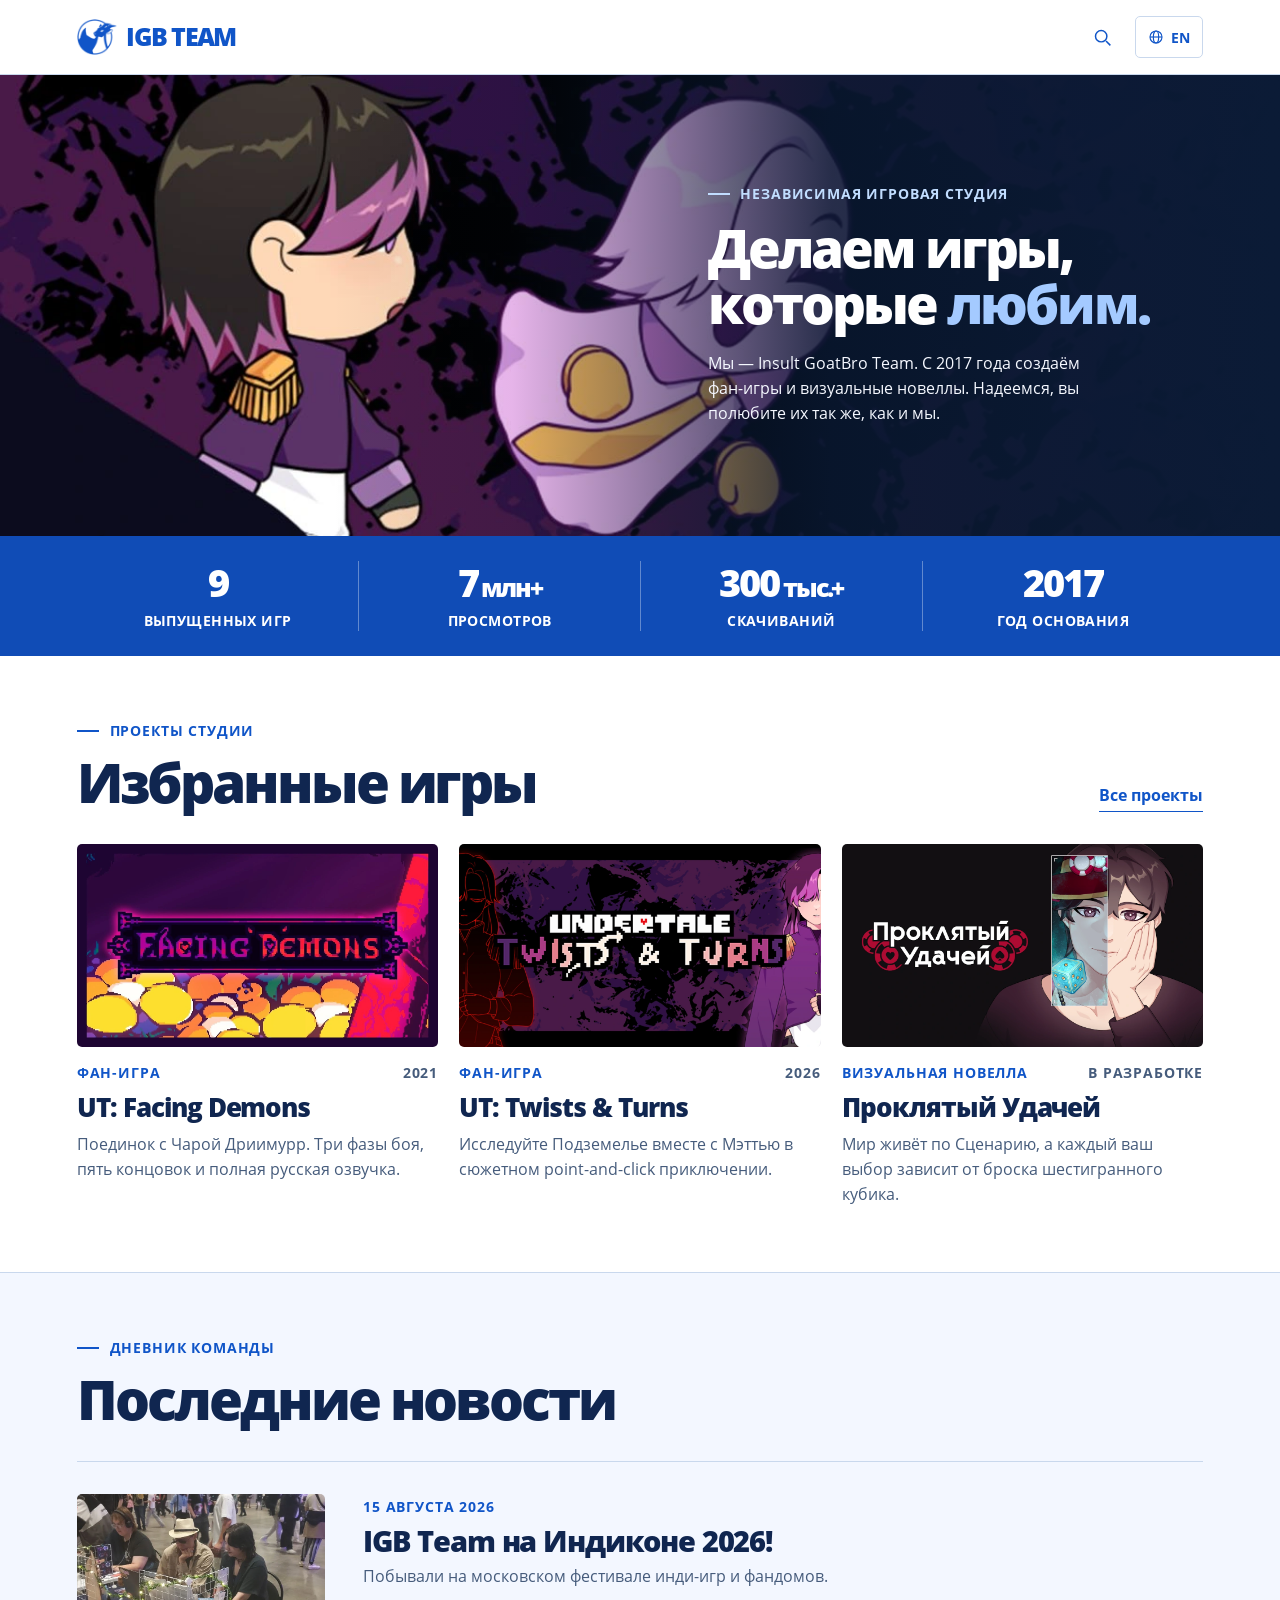
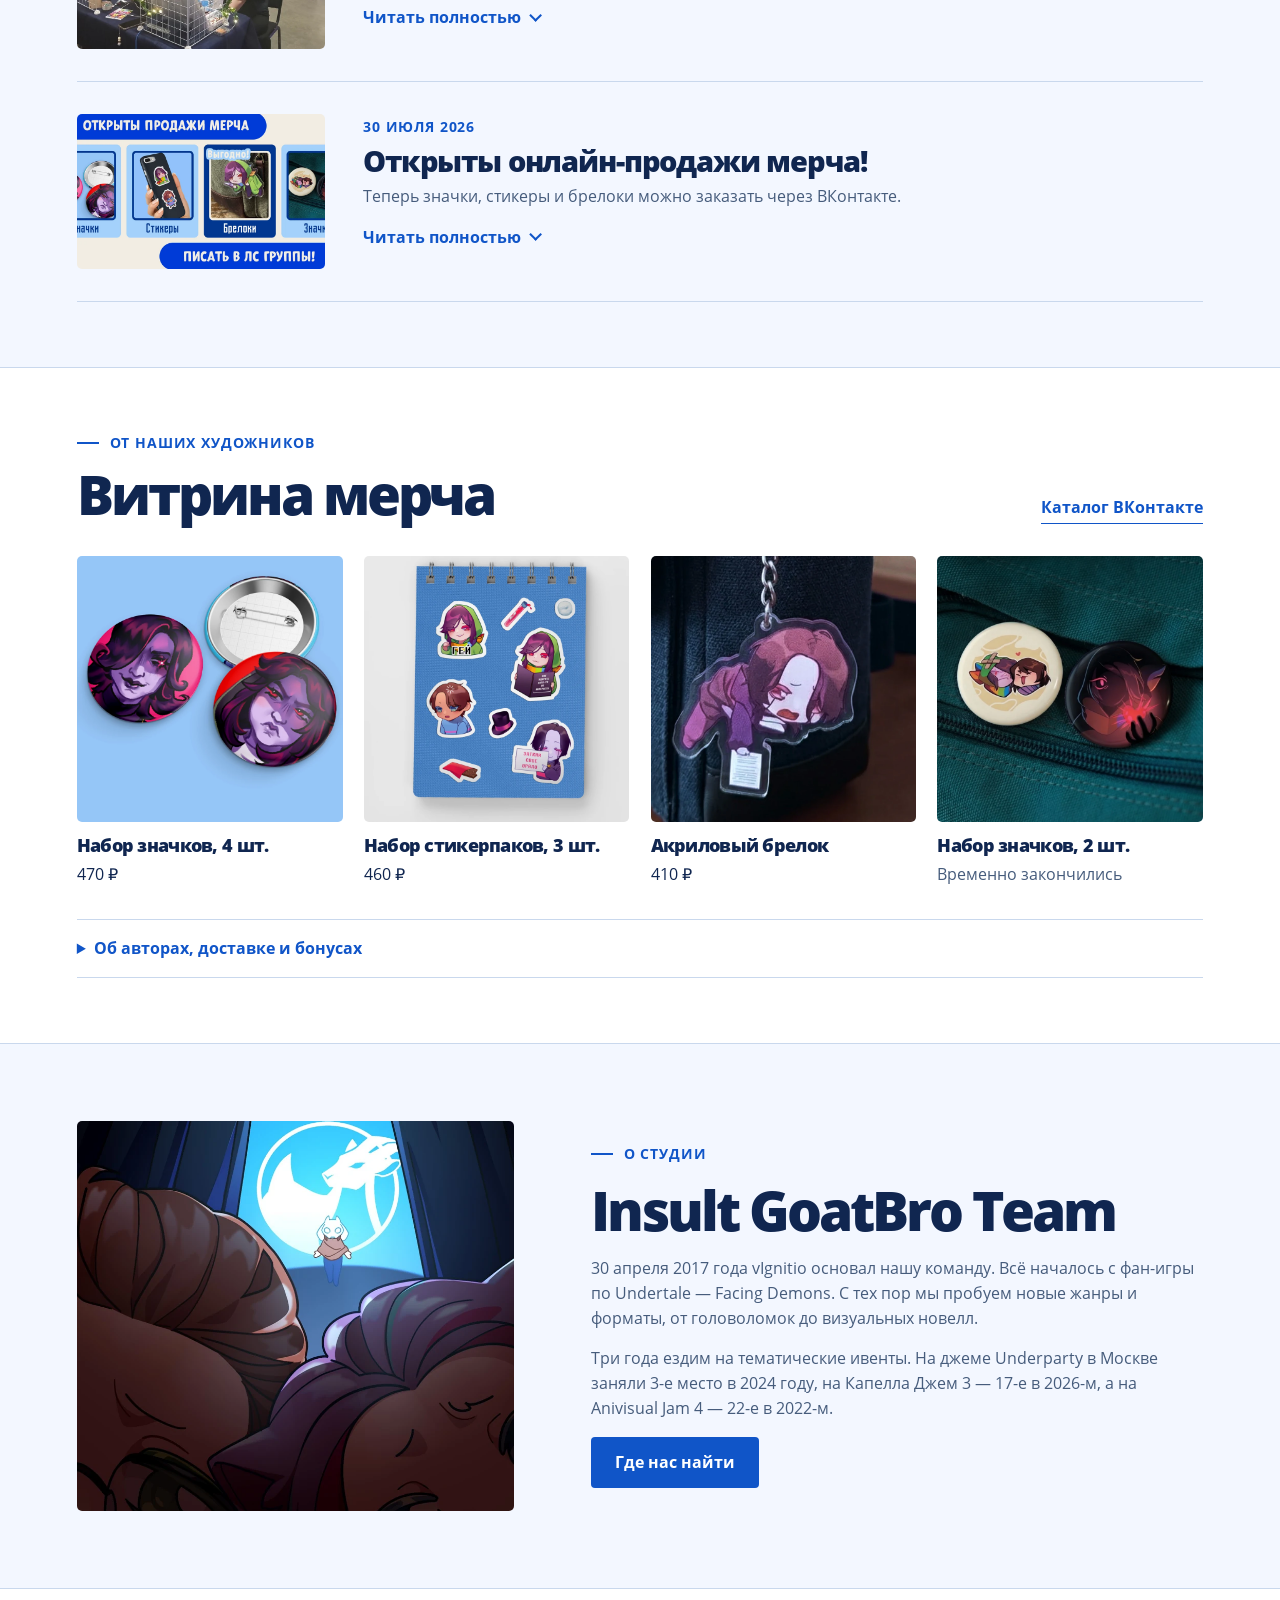
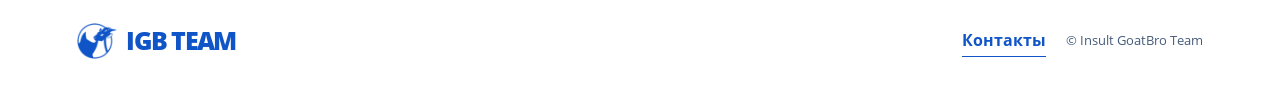
<file: index.html>
<!doctype html>
<html lang="ru">
<head>
<meta charset="utf-8"><meta name="viewport" content="width=device-width,initial-scale=1">
<meta name="description" content="Insult GoatBro Team — независимая студия игр и визуальных новелл. Все проекты, новости и авторский мерч команды.">
<title>IGB Team — независимая игровая студия</title>
<link rel="icon" href="media/logo.webp"><link rel="stylesheet" href="style.css"><link rel="stylesheet" href="news.css"><script defer src="news.js"></script><script defer src="app.js"></script>
</head>
<body><header id="header"></header>
<main id="main">
<section class="hero">
<div class="wrap hero-inner">
<div class="hero-copy"><p class="eyebrow">Независимая игровая студия</p>
<h1>Делаем игры,<br>которые <em>любим<span>.</span></em></h1>
<p class="hero-desc">Мы — Insult GoatBro Team. С 2017 года создаём фан-игры и визуальные новеллы. Надеемся, вы полюбите их так же, как и мы.</p>
</div>
</div>
</section>
<div class="stats-band"><div class="wrap stats">
<div><strong>9</strong><span>выпущенных игр</span></div><div><strong>7<span>млн+</span></strong><span>просмотров</span></div><div><strong>300<span>тыс.+</span></strong><span>скачиваний</span></div><div><strong>2017</strong><span>год основания</span></div>
</div></div>
<section class="wrap block" id="games">
<div class="section-head"><div><p class="eyebrow">Проекты студии</p><h2>Избранные игры</h2></div><a class="text-link" href="projects.html">Все проекты</a></div>
<div class="game-grid">
<a class="game" href="projects.html#facing-demons"><div class="cover"><img src="assets/projects/facing-demons.webp" alt="Обложка Facing Demons"></div><div class="card-meta"><span>Фан-игра</span><span>2021</span></div><h3>UT: Facing Demons</h3><p>Поединок с Чарой Дриимурр. Три фазы боя, пять концовок и полная русская озвучка.</p></a>
<a class="game" href="projects.html#twists-and-turns"><div class="cover"><img src="assets/projects/twists-and-turns.webp" alt="Обложка Twists &amp; Turns"></div><div class="card-meta"><span>Фан-игра</span><span>2026</span></div><h3>UT: Twists &amp; Turns</h3><p>Исследуйте Подземелье вместе с Мэттью в сюжетном point-and-click приключении.</p></a>
<a class="game" href="projects.html#luck-cursed"><div class="cover"><img src="assets/projects/luck-cursed.webp" alt="Обложка визуальной новеллы Проклятый Удачей"></div><div class="card-meta"><span>Визуальная новелла</span><span>В разработке</span></div><h3>Проклятый Удачей</h3><p>Мир живёт по Сценарию, а каждый ваш выбор зависит от броска шестигранного кубика.</p></a>
</div></section>
<section class="news-section" id="news" aria-labelledby="news-heading">
<div class="wrap block">
<div class="section-head"><div><p class="eyebrow">Дневник команды</p><h2 id="news-heading">Последние новости</h2></div></div>
<div class="studio-stories">
<article class="story" id="news-indiecon" aria-labelledby="news-indiecon-title">
  <div class="story-cover"><img src="media/news-indikon.webp" loading="lazy" alt="Команда за стендом на Индиконе"></div>
  <div class="story-copy">
    <time datetime="2026-08-15">15 августа 2026</time>
    <h3 id="news-indiecon-title">IGB Team на Индиконе 2026!</h3>
    <p class="story-lead">Побывали на московском фестивале инди-игр и фандомов.</p>
    <details class="story-details">
      <summary aria-describedby="news-indiecon-title"><span class="story-more">Читать полностью</span><span class="story-less">Свернуть</span></summary>
      <div class="story-body">
        <p>В отличие от маркета Андерпати нам не пришлось отбивать стоимость стола, активно агитировать чуваков и пытаться угадать какой фандом им интересен. Была просто игра и люди, которые сами приходили и играли.</p>
<p>Через наш стол прошло более двадцати человек, каждый из которых вдумчиво и осмысленно читал текст и иногда даже перепроверял другие исходы. Это были и косплееры, и участники маркетов, и волонтеры мероприятия, и обычные посетители. И по моей памяти все они ушли довольные. Не без косяков мелких, но почти никто не уходил до прохождения на хороший исход первого броска. Всё-таки это очень приятно, потому что заставить человека сесть и спокойно читать, когда вокруг тебя суета и хаос, дорогого стоит.</p>
<p>На мерче мы особо не заработали, всё-таки новых позиций у нас не было, а не фанаты приходили за игрой, не ожидая увидеть ещё и мерч. Но около 7 тысяч мы все равно заработали.</p>
<p>Было сделано много выводов о том, что надо добавить и исправить в демо. Но я надеюсь, что косяков не случится, и Проклятый удачей увидит свет в этом году, а вы финансово поддержите полный релиз.</p>
<p>Всем спасибо за посещение Индикона!</p>
        <div class="story-photos"><a href="assets/indiecon-1.webp" data-photo aria-label="Увеличить фото команды на Индиконе"><img src="assets/indiecon-1.webp" alt="IGB Team за своим стендом на Индиконе" width="766" height="576" loading="lazy"></a><a href="assets/indiecon-2.webp" data-photo aria-label="Увеличить фото косплеера за игрой"><img src="assets/indiecon-2.webp" alt="Косплеер играет в демоверсию на ноутбуке команды" width="766" height="576" loading="lazy"></a><a href="assets/indiecon-3.webp" data-photo aria-label="Увеличить фото посетителя за игрой"><img src="assets/indiecon-3.webp" alt="Посетитель фестиваля за игрой у стенда IGB Team" width="766" height="576" loading="lazy"></a></div>
      </div>
    </details>
  </div>
</article>
<article class="story" id="news-merch" aria-labelledby="news-merch-title">
  <div class="story-cover"><img src="media/news-merch.webp" loading="lazy" alt="Анонс продаж авторского мерча"></div>
  <div class="story-copy">
    <time datetime="2026-07-30">30 июля 2026</time>
    <h3 id="news-merch-title">Открыты онлайн-продажи мерча!</h3>
    <p class="story-lead">Теперь значки, стикеры и брелоки можно заказать через ВКонтакте.</p>
    <details class="story-details">
      <summary aria-describedby="news-merch-title"><span class="story-more">Читать полностью</span><span class="story-less">Свернуть</span></summary>
      <div class="story-body">
        <p>Несмотря на неудачу с Озоном, мы наконец открываем онлайн-продажи нашего авторского мерча! Пишите в ЛС <a href="https://vk.ru/igb_team">группы ВКонтакте</a> за подробностями!</p>
        <div class="story-photos"><a href="assets/merch-news.webp" data-photo aria-label="Увеличить объявление о продаже мерча"><img src="assets/merch-news.webp" alt="Объявление IGB Team с фотографиями стикеров, брелков и значков" width="1192" height="800" loading="lazy"></a></div>
      </div>
    </details>
  </div>
</article>
</div></div></section>
<section class="wrap block" id="merch"><div class="section-head"><div><p class="eyebrow">От наших художников</p><h2>Витрина мерча</h2></div><a class="text-link" href="https://vk.ru/market-204336745">Каталог ВКонтакте</a></div>
<div class="merch-grid">
<a href="https://vk.ru/market-204336745"><img loading="lazy" src="media/pins-four.webp" alt="Четыре закатных значка"><h3>Набор значков, 4 шт.</h3><p>470 ₽</p></a>
<a href="https://vk.ru/market-204336745"><img loading="lazy" src="media/stickers-three.webp" alt="Стикеры с персонажами игр"><h3>Набор стикерпаков, 3 шт.</h3><p>460 ₽</p></a>
<a href="https://vk.ru/market-204336745"><img loading="lazy" src="media/keyring.webp" alt="Акриловый брелок с персонажем"><h3>Акриловый брелок</h3><p>410 ₽</p></a>
<div><img loading="lazy" src="media/pins-two.webp" alt="Два закатных значка"><h3>Набор значков, 2 шт.</h3><p class="muted">Временно закончились</p></div>
</div>
<details class="shop-details"><summary>Об авторах, доставке и бонусах</summary><div><p>Мерч рисуют художники команды. Стикерпаки и значки можно купить наборами со скидкой. Средства от продаж идут на разработку игр.</p><p>После оплаты выдаём онлайн-чек и согласуем удобный способ доставки. К онлайн-заказу добавляем две эксклюзивные наклейки. За отзыв после получения дарим промокод на скидку 10% на следующий заказ.</p></div></details></section>
<section class="studio-section" id="studio"><div class="wrap studio-grid"><div class="studio-art"><img loading="lazy" src="media/studio-jams.webp" alt="Иллюстрация команды IGB Team"></div><div><p class="eyebrow">О студии</p><h2>Insult GoatBro Team</h2><p>30 апреля 2017 года vIgnitio основал нашу команду. Всё началось с фан-игры по Undertale — Facing Demons. С тех пор мы пробуем новые жанры и форматы, от головоломок до визуальных новелл.</p><p>Три года ездим на тематические ивенты. На джеме Underparty в Москве заняли 3-е место в 2024 году, на Капелла Джем 3 — 17-е в 2026-м, а на Anivisual Jam 4 — 22-е в 2022-м.</p><a class="btn primary" href="https://igb-team.carrd.co/">Где нас найти</a></div></div></section>
</main><dialog class="news-photo-dialog" id="news-photo" aria-labelledby="news-photo-caption">
    <img id="news-photo-image" alt="">
    <form method="dialog"><span id="news-photo-caption"></span><button>Закрыть</button></form>
  </dialog>
<footer id="footer"></footer></body></html>
</file>
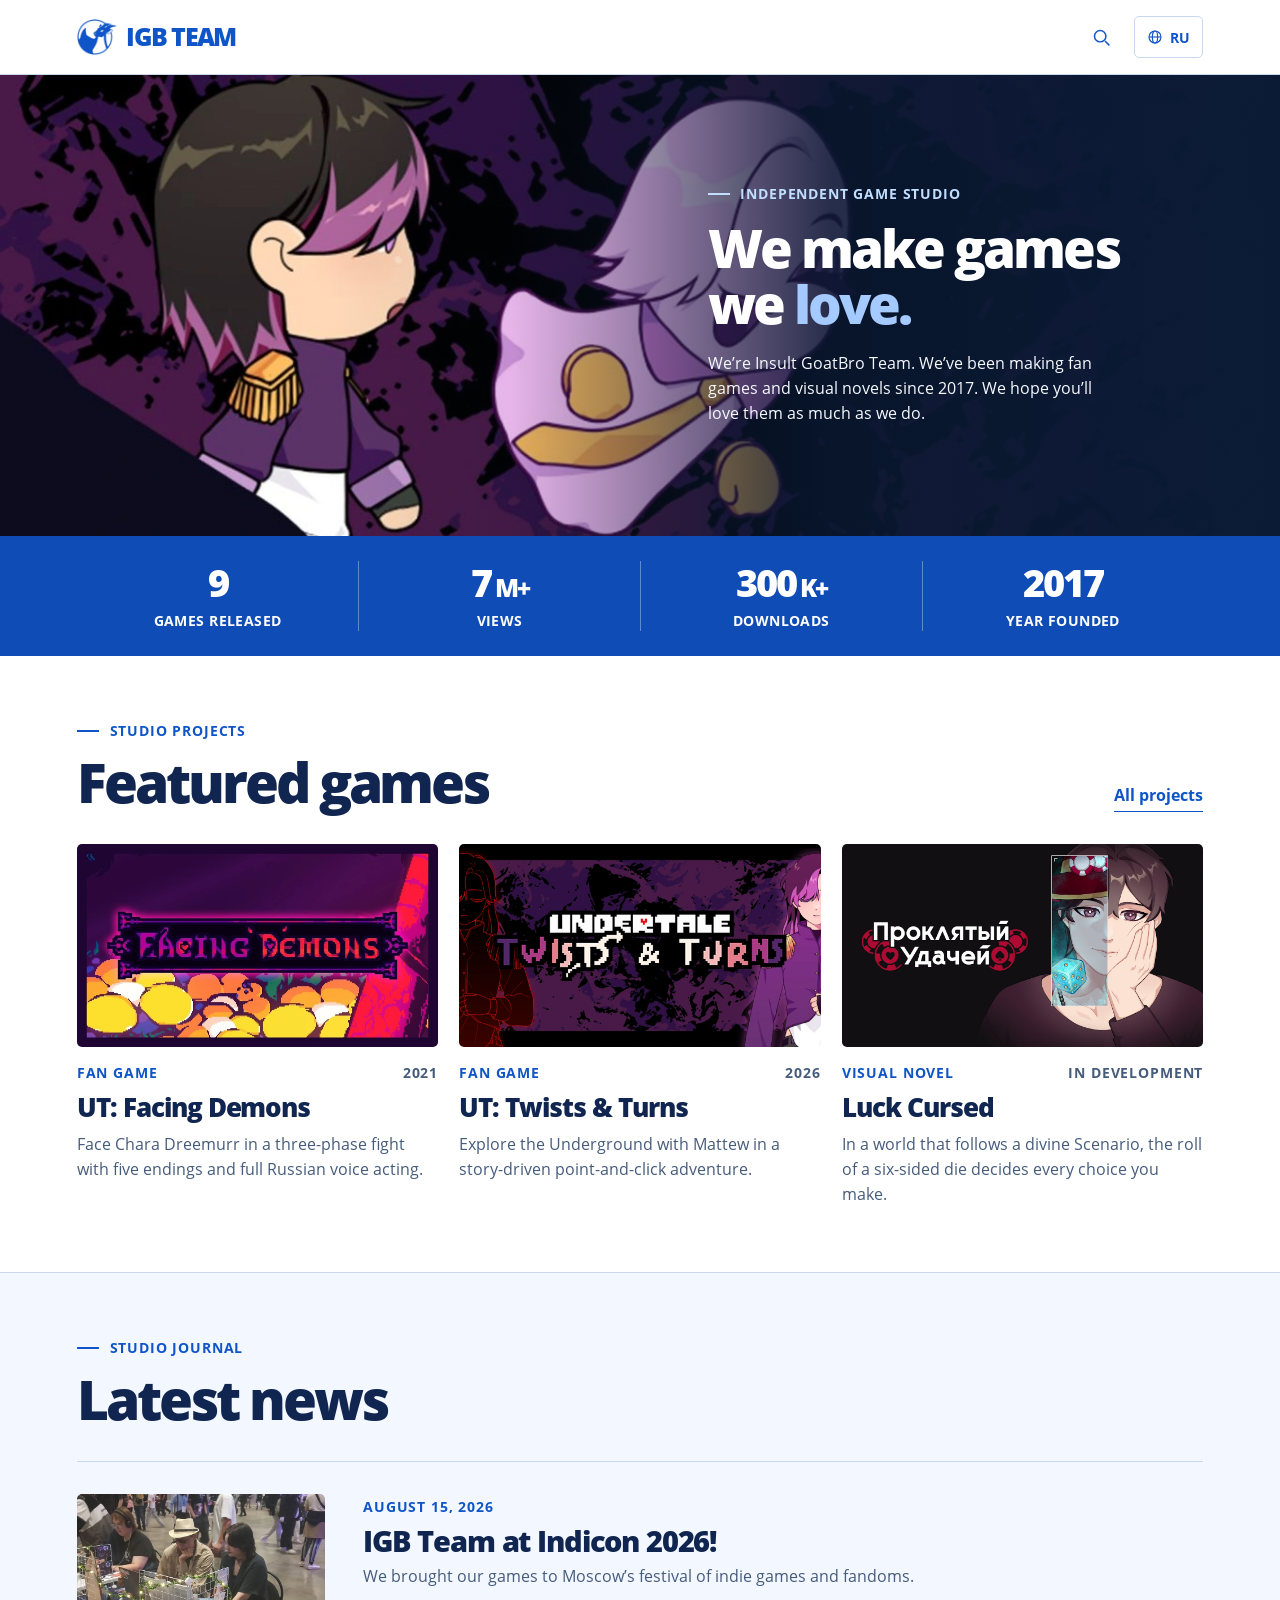
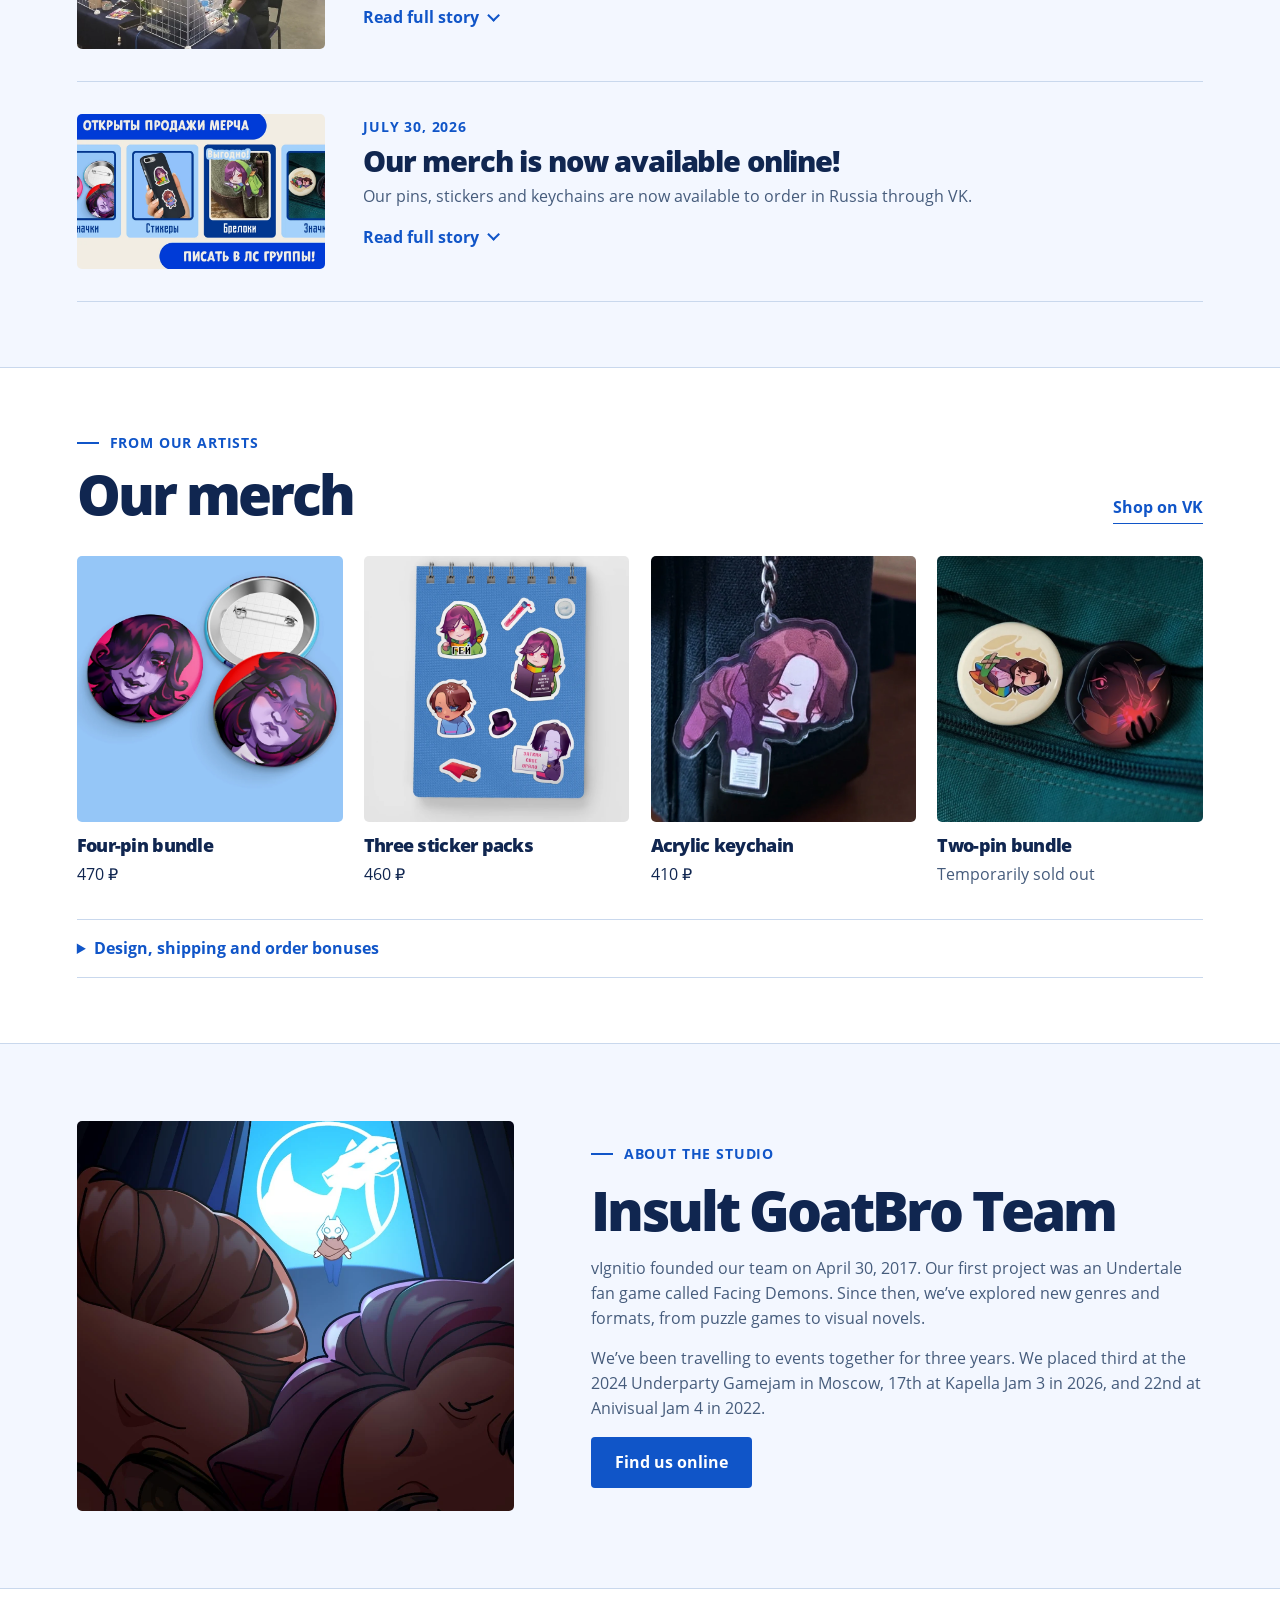
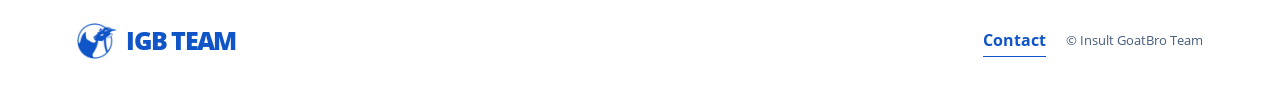
<file: en/index.html>
<!doctype html>
<html lang="en">
<head>
<meta charset="utf-8"><meta name="viewport" content="width=device-width,initial-scale=1">
<meta name="description" content="Indie games and visual novels from Insult GoatBro Team. Explore our games, read the latest studio news and discover merch by our artists.">
<title>IGB Team — independent game studio</title>
<link rel="icon" href="../media/logo.webp"><link rel="stylesheet" href="../style.css"><link rel="stylesheet" href="../news.css"><script defer src="../news.js"></script><script defer src="../app.js"></script>
</head>
<body><header id="header"></header>
<main id="main">
<section class="hero">
<div class="wrap hero-inner">
<div class="hero-copy"><p class="eyebrow">Independent game studio</p>
<h1>We make games<br>we <em>love<span>.</span></em></h1>
<p class="hero-desc">We’re Insult GoatBro Team. We’ve been making fan games and visual novels since 2017. We hope you’ll love them as much as we do.</p>
</div>
</div>
</section>
<div class="stats-band"><div class="wrap stats">
<div><strong>9</strong><span>games released</span></div><div><strong>7<span>M+</span></strong><span>views</span></div><div><strong>300<span>K+</span></strong><span>downloads</span></div><div><strong>2017</strong><span>year founded</span></div>
</div></div>
<section class="wrap block" id="games">
<div class="section-head"><div><p class="eyebrow">Studio projects</p><h2>Featured games</h2></div><a class="text-link" href="projects.html">All projects</a></div>
<div class="game-grid">
<a class="game" href="projects.html#facing-demons"><div class="cover"><img src="../assets/projects/facing-demons.webp" alt="Facing Demons cover art"></div><div class="card-meta"><span>Fan game</span><span>2021</span></div><h3>UT: Facing Demons</h3><p>Face Chara Dreemurr in a three-phase fight with five endings and full Russian voice acting.</p></a>
<a class="game" href="projects.html#twists-and-turns"><div class="cover"><img src="../assets/projects/twists-and-turns.webp" alt="Twists &amp; Turns cover art"></div><div class="card-meta"><span>Fan game</span><span>2026</span></div><h3>UT: Twists &amp; Turns</h3><p>Explore the Underground with Mattew in a story-driven point-and-click adventure.</p></a>
<a class="game" href="projects.html#luck-cursed"><div class="cover"><img src="../assets/projects/luck-cursed.webp" alt="Luck Cursed cover art"></div><div class="card-meta"><span>Visual novel</span><span>In development</span></div><h3>Luck Cursed</h3><p>In a world that follows a divine Scenario, the roll of a six-sided die decides every choice you make.</p></a>
</div></section>
<section class="news-section" id="news" aria-labelledby="news-heading">
<div class="wrap block">
<div class="section-head"><div><p class="eyebrow">Studio journal</p><h2 id="news-heading">Latest news</h2></div></div>
<div class="studio-stories">
<article class="story" id="news-indiecon" aria-labelledby="news-indiecon-title">
  <div class="story-cover"><img src="../media/news-indikon.webp" loading="lazy" alt="The team at its Indicon booth"></div>
  <div class="story-copy">
    <time datetime="2026-08-15">August 15, 2026</time>
    <h3 id="news-indiecon-title">IGB Team at Indicon 2026!</h3>
    <p class="story-lead">We brought our games to Moscow’s festival of indie games and fandoms.</p>
    <details class="story-details">
      <summary aria-describedby="news-indiecon-title"><span class="story-more">Read full story</span><span class="story-less">Show less</span></summary>
      <div class="story-body">
        <p>Hello hello everyone! It's our last day in Moscow, so we wanted to share some summary of Indicon!</p>
<p>Over 20 people went through our table, each of them thoughtfully and intelligently read the text and sometimes even double-checked other outcomes of the dice roll.</p>
<p>There were cosplayers, market sellers, event volunteers, and regular visitors. And from what we remember, they all left satisfied. There were some minor hiccups, but almost no one left without getting a good outcome on the first roll.</p>
<p>It's still very gratifying, because getting someone to sit down and read calmly when there's chaos and hustle around you is incredibly precious.</p>
<p>We didn't make much money on merch; after all, we didn't have any new items, and people were coming for the game, not expecting to see merch. But we still earned about 80$.</p>
<p>Many conclusions were made about what needed to be added and fixed in the demo. But I hope there won't be any delays, and the demo Luck Cursed will be released this year, and you'll support the full release financially.</p>
<p>Thank you for visiting Indicon!</p>
        <div class="story-photos"><a href="../assets/indiecon-1.webp" data-photo aria-label="Enlarge the team photo from Indicon"><img src="../assets/indiecon-1.webp" alt="IGB Team at their booth at Indicon" width="766" height="576" loading="lazy"></a><a href="../assets/indiecon-2.webp" data-photo aria-label="Enlarge photo of a cosplayer playing the demo"><img src="../assets/indiecon-2.webp" alt="A cosplayer plays the demo on the team’s laptop" width="766" height="576" loading="lazy"></a><a href="../assets/indiecon-3.webp" data-photo aria-label="Enlarge photo of a visitor playing the demo"><img src="../assets/indiecon-3.webp" alt="A visitor plays the demo at the IGB Team booth" width="766" height="576" loading="lazy"></a></div>
      </div>
    </details>
  </div>
</article>
<article class="story" id="news-merch" aria-labelledby="news-merch-title">
  <div class="story-cover"><img src="../media/news-merch.webp" loading="lazy" alt="The team’s online merch announcement"></div>
  <div class="story-copy">
    <time datetime="2026-07-30">July 30, 2026</time>
    <h3 id="news-merch-title">Our merch is now available online!</h3>
    <p class="story-lead">Our pins, stickers and keychains are now available to order in Russia through VK.</p>
    <details class="story-details">
      <summary aria-describedby="news-merch-title"><span class="story-more">Read full story</span><span class="story-less">Show less</span></summary>
      <div class="story-body">
        <p>Despite a setback with Ozon, we are finally launching online sales of our original merch! Available for sales only in Russia!</p>
        <div class="story-photos"><a href="../assets/merch-news.webp" data-photo aria-label="Enlarge the merchandise announcement"><img src="../assets/merch-news.webp" alt="IGB Team sales announcement with photos of stickers, keychains and badges" width="1192" height="800" loading="lazy"></a></div>
      </div>
    </details>
  </div>
</article>
</div></div></section>
<section class="wrap block" id="merch"><div class="section-head"><div><p class="eyebrow">From our artists</p><h2>Our merch</h2></div><a class="text-link" href="https://vk.ru/market-204336745">Shop on VK</a></div>
<div class="merch-grid">
<a href="https://vk.ru/market-204336745"><img loading="lazy" src="../media/pins-four.webp" alt="Set of four button pins"><h3>Four-pin bundle</h3><p>470 ₽</p></a>
<a href="https://vk.ru/market-204336745"><img loading="lazy" src="../media/stickers-three.webp" alt="Stickers featuring characters from our games"><h3>Three sticker packs</h3><p>460 ₽</p></a>
<a href="https://vk.ru/market-204336745"><img loading="lazy" src="../media/keyring.webp" alt="Character acrylic keychain"><h3>Acrylic keychain</h3><p>410 ₽</p></a>
<div><img loading="lazy" src="../media/pins-two.webp" alt="Set of two button pins"><h3>Two-pin bundle</h3><p class="muted">Temporarily sold out</p></div>
</div>
<details class="shop-details"><summary>Design, shipping and order bonuses</summary><div><p>Our artists draw every design. Choose a bundle of sticker packs or pins for a discount. All proceeds go back into our games.</p><p>Merch is available for sale in Russia only. We issue a digital receipt after payment and arrange delivery with you. Every online order includes two exclusive stickers. Review your order after it arrives to get 10% off your next purchase.</p></div></details></section>
<section class="studio-section" id="studio"><div class="wrap studio-grid"><div class="studio-art"><img loading="lazy" src="../media/studio-jams.webp" alt="Illustration by IGB Team"></div><div><p class="eyebrow">About the studio</p><h2>Insult GoatBro Team</h2><p>vIgnitio founded our team on April 30, 2017. Our first project was an Undertale fan game called Facing Demons. Since then, we’ve explored new genres and formats, from puzzle games to visual novels.</p><p>We’ve been travelling to events together for three years. We placed third at the 2024 Underparty Gamejam in Moscow, 17th at Kapella Jam 3 in 2026, and 22nd at Anivisual Jam 4 in 2022.</p><a class="btn primary" href="https://igb-team.carrd.co/">Find us online</a></div></div></section>
</main><dialog class="news-photo-dialog" id="news-photo" aria-labelledby="news-photo-caption">
    <img id="news-photo-image" alt="">
    <form method="dialog"><span id="news-photo-caption"></span><button>Close</button></form>
  </dialog>
<footer id="footer"></footer></body></html>
</file>
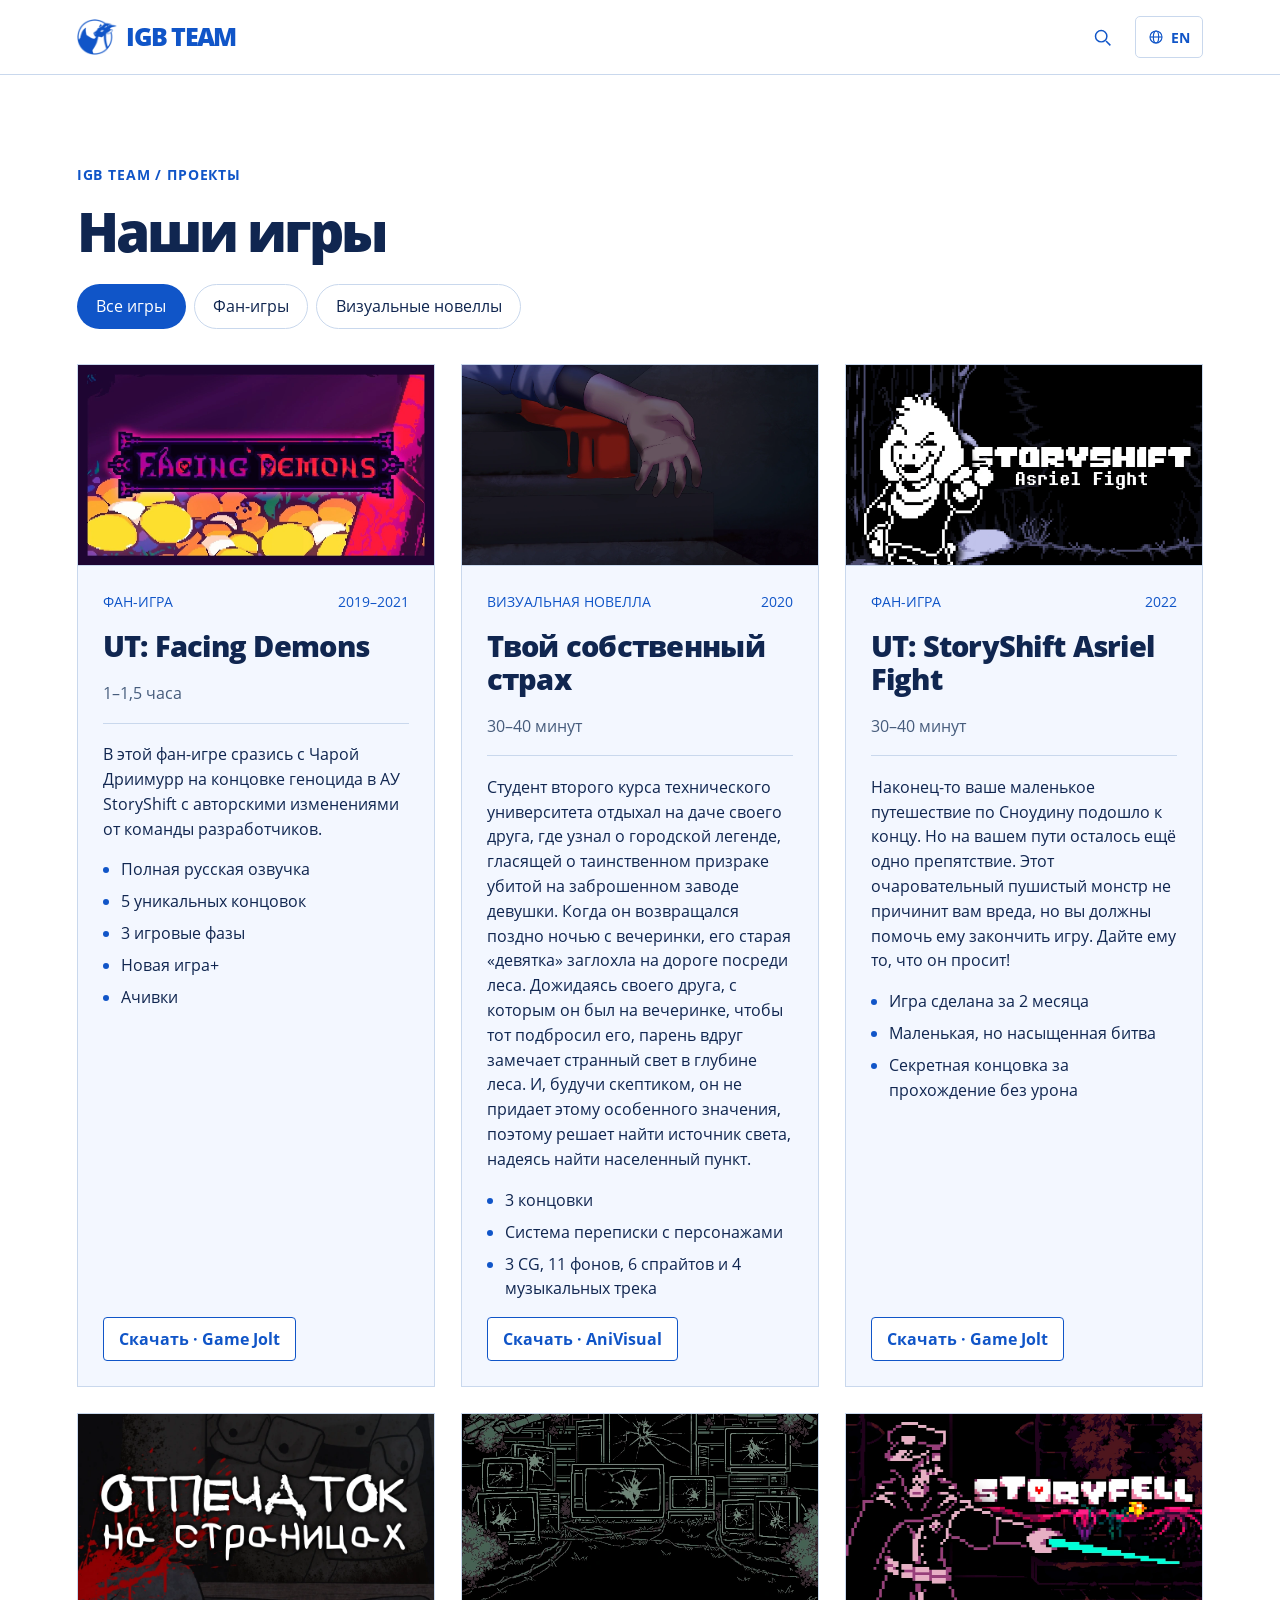
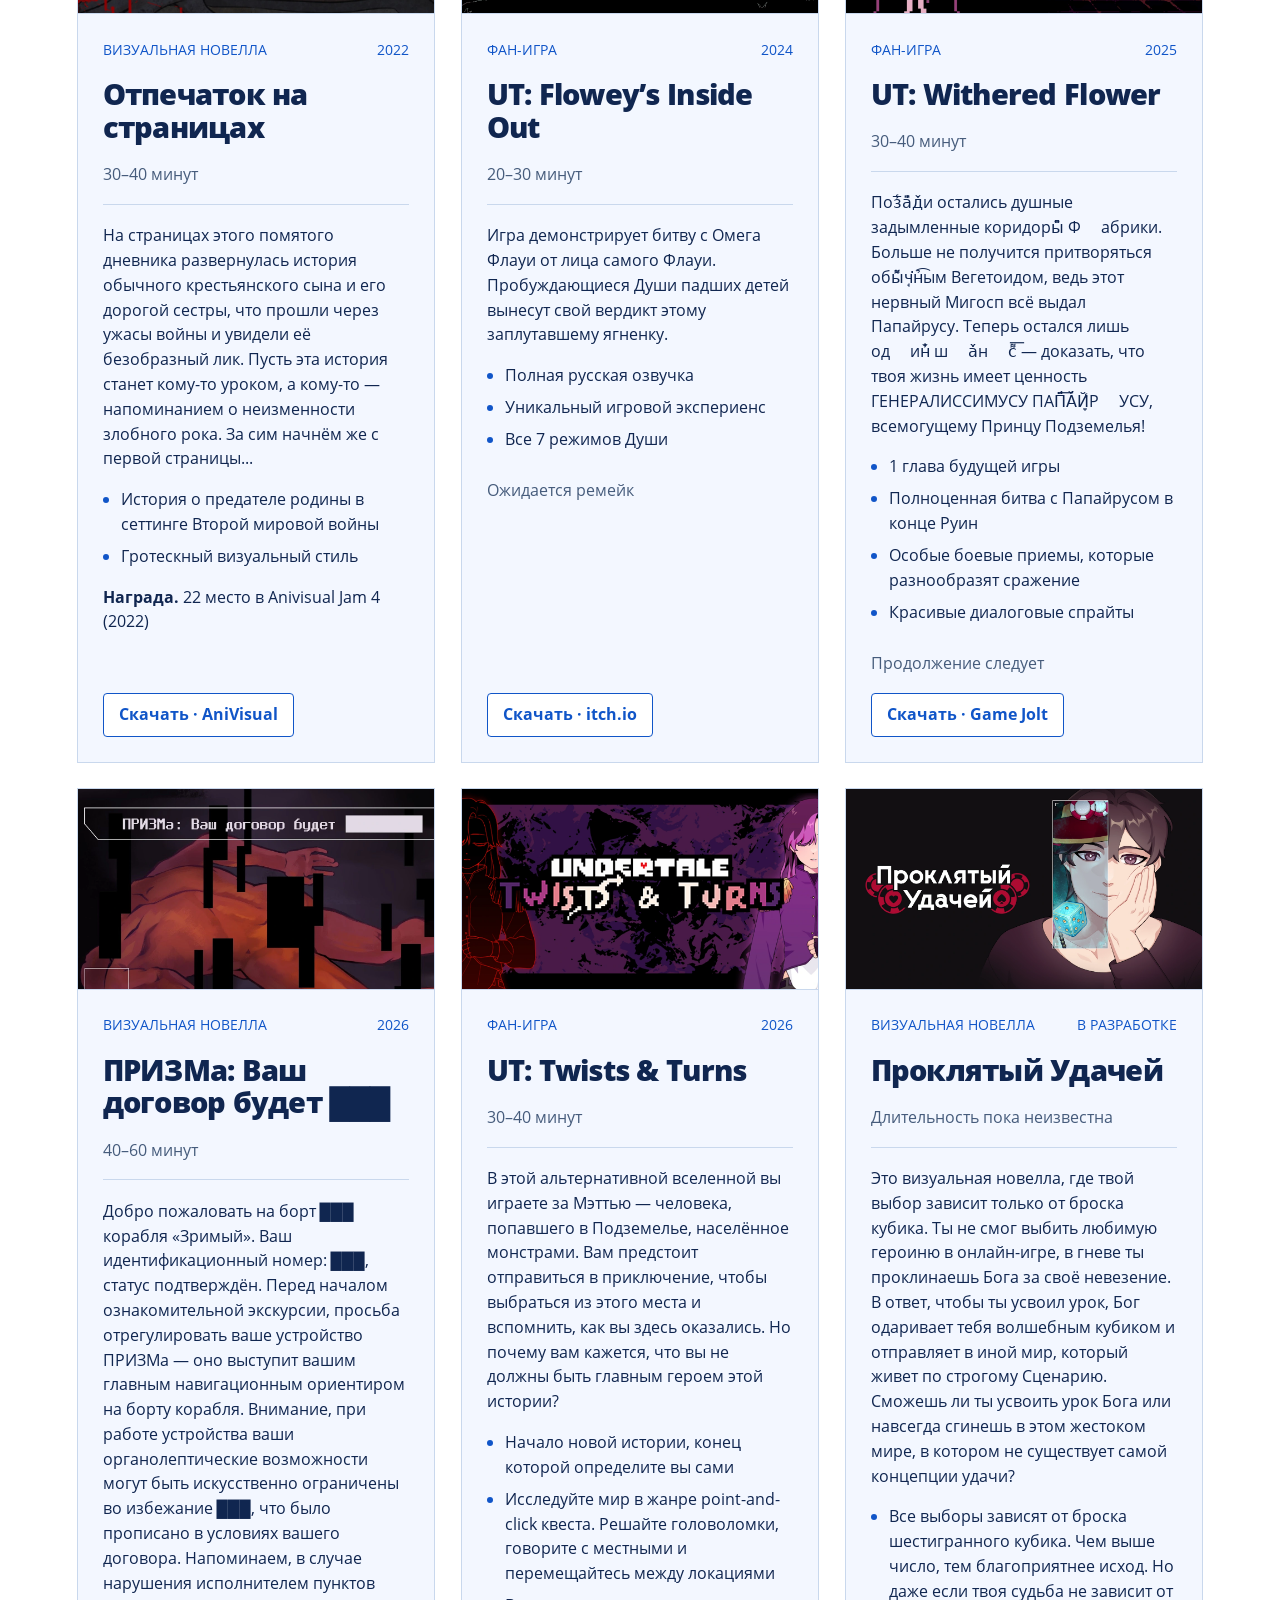
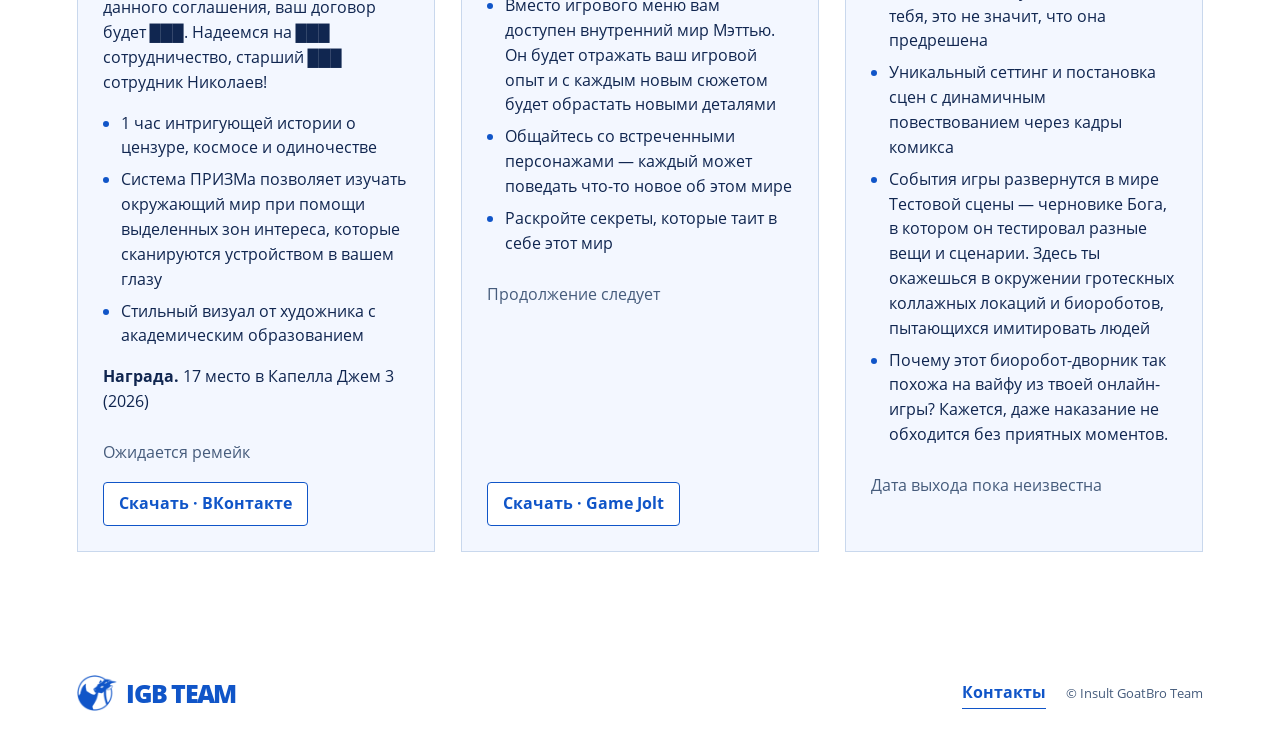
<file: projects.html>
<!doctype html>
<html lang="ru"><head>
  <meta charset="utf-8"><meta name="viewport" content="width=device-width,initial-scale=1">
  <meta name="description" content="Фан-игры и визуальные новеллы Insult GoatBro Team. Описания, особенности, награды и ссылки на скачивание.">
  <title>Игры — IGB Team</title><link rel="stylesheet" href="style.css"><link rel="stylesheet" href="projects.css"><script src="app.js" defer></script><script src="projects.js" defer></script>
</head><body><header id="header"></header>
<main class="wrap catalog" id="main">
  <p class="eyebrow">IGB Team / Проекты</p>
  <h1 class="page-title">Наши игры</h1>
  <div class="catalog-filters" aria-label="Жанр игры" hidden>
    <button type="button" data-filter="all" aria-pressed="true">Все игры</button>
    <button type="button" data-filter="fan" aria-pressed="false">Фан-игры</button>
    <button type="button" data-filter="vn" aria-pressed="false">Визуальные новеллы</button>
  </div>
  <div class="catalog-grid"><article class="catalog-card" data-genre="fan" id="facing-demons">
        <img class="catalog-cover" width="1280" height="720" src="assets/projects/facing-demons.webp" alt="Обложка игры «UT: Facing Demons»" loading="lazy">
        <div class="catalog-body">
          <div class="catalog-meta"><span>Фан-игра</span><span>2019–2021</span></div>
          <h2>UT: Facing Demons</h2>
          <p class="catalog-duration">1–1,5 часа</p>
          <div class="catalog-about"><p>В этой фан-игре сразись с Чарой Дриимурр на концовке геноцида в АУ StoryShift с авторскими изменениями от команды разработчиков.</p><ul><li>Полная русская озвучка</li><li>5 уникальных концовок</li><li>3 игровые фазы</li><li>Новая игра+</li><li>Ачивки</li></ul></div>
          <a class="catalog-download" href="https://gamejolt.com/games/igb_dv/343813" target="_blank" rel="noopener noreferrer" aria-label="Скачать UT: Facing Demons · Game Jolt">Скачать · Game Jolt</a>
        </div>
      </article>
<article class="catalog-card" data-genre="vn" id="own-fear">
        <img class="catalog-cover" width="1280" height="720" src="assets/projects/own-fear.webp" alt="Обложка игры «Твой собственный страх»" loading="lazy">
        <div class="catalog-body">
          <div class="catalog-meta"><span>Визуальная новелла</span><span>2020</span></div>
          <h2>Твой собственный страх</h2>
          <p class="catalog-duration">30–40 минут</p>
          <div class="catalog-about"><p>Студент второго курса технического университета отдыхал на даче своего друга, где узнал о городской легенде, гласящей о таинственном призраке убитой на заброшенном заводе девушки. Когда он возвращался поздно ночью с вечеринки, его старая «девятка» заглохла на дороге посреди леса. Дожидаясь своего друга, с которым он был на вечеринке, чтобы тот подбросил его, парень вдруг замечает странный свет в глубине леса. И, будучи скептиком, он не придает этому особенного значения, поэтому решает найти источник света, надеясь найти населенный пункт.</p><ul><li>3 концовки</li><li>Система переписки с персонажами</li><li>3 CG, 11 фонов, 6 спрайтов и 4 музыкальных трека</li></ul></div>
          <a class="catalog-download" href="https://anivisual.online/games/1009" target="_blank" rel="noopener noreferrer" aria-label="Скачать Твой собственный страх · AniVisual">Скачать · AniVisual</a>
        </div>
      </article>
<article class="catalog-card" data-genre="fan" id="asriel-fight">
        <img class="catalog-cover" width="1280" height="720" src="assets/projects/asriel-fight.webp" alt="Обложка игры «UT: StoryShift Asriel Fight»" loading="lazy">
        <div class="catalog-body">
          <div class="catalog-meta"><span>Фан-игра</span><span>2022</span></div>
          <h2>UT: StoryShift Asriel Fight</h2>
          <p class="catalog-duration">30–40 минут</p>
          <div class="catalog-about"><p>Наконец-то ваше маленькое путешествие по Сноудину подошло к концу. Но на вашем пути осталось ещё одно препятствие. Этот очаровательный пушистый монстр не причинит вам вреда, но вы должны помочь ему закончить игру. Дайте ему то, что он просит!</p><ul><li>Игра сделана за 2 месяца</li><li>Маленькая, но насыщенная битва</li><li>Секретная концовка за прохождение без урона</li></ul></div>
          <a class="catalog-download" href="https://gamejolt.com/games/ss_asriel/765458" target="_blank" rel="noopener noreferrer" aria-label="Скачать UT: StoryShift Asriel Fight · Game Jolt">Скачать · Game Jolt</a>
        </div>
      </article>
<article class="catalog-card" data-genre="vn" id="imprint">
        <img class="catalog-cover" width="1280" height="720" src="assets/projects/imprint.webp" alt="Обложка игры «Отпечаток на страницах»" loading="lazy">
        <div class="catalog-body">
          <div class="catalog-meta"><span>Визуальная новелла</span><span>2022</span></div>
          <h2>Отпечаток на страницах</h2>
          <p class="catalog-duration">30–40 минут</p>
          <div class="catalog-about"><p>На страницах этого помятого дневника развернулась история обычного крестьянского сына и его дорогой сестры, что прошли через ужасы войны и увидели её безобразный лик. Пусть эта история станет кому-то уроком, а кому-то — напоминанием о неизменности злобного рока. За сим начнём же с первой страницы...</p><ul><li>История о предателе родины в сеттинге Второй мировой войны</li><li>Гротескный визуальный стиль</li></ul><p><strong>Награда.</strong> 22 место в Anivisual Jam 4 (2022)</p></div>
          <a class="catalog-download" href="https://anivisual.online/games/4020" target="_blank" rel="noopener noreferrer" aria-label="Скачать Отпечаток на страницах · AniVisual">Скачать · AniVisual</a>
        </div>
      </article>
<article class="catalog-card" data-genre="fan" id="floweys-inside-out">
        <img class="catalog-cover" width="1280" height="720" src="assets/projects/floweys-inside-out.webp" alt="Обложка игры «UT: Flowey’s Inside Out»" loading="lazy">
        <div class="catalog-body">
          <div class="catalog-meta"><span>Фан-игра</span><span>2024</span></div>
          <h2>UT: Flowey’s Inside Out</h2>
          <p class="catalog-duration">20–30 минут</p>
          <div class="catalog-about"><p>Игра демонстрирует битву с Омега Флауи от лица самого Флауи. Пробуждающиеся Души падших детей вынесут свой вердикт этому заплутавшему ягненку.</p><ul><li>Полная русская озвучка</li><li>Уникальный игровой экспериенс</li><li>Все 7 режимов Души</li></ul></div>
          <p class="catalog-status">Ожидается ремейк</p><a class="catalog-download" href="https://vignitio.itch.io/undertale-floweys-inside-out" target="_blank" rel="noopener noreferrer" aria-label="Скачать UT: Flowey’s Inside Out · itch.io">Скачать · itch.io</a>
        </div>
      </article>
<article class="catalog-card" data-genre="fan" id="withered-flower">
        <img class="catalog-cover" width="1280" height="720" src="assets/projects/withered-flower.webp" alt="Обложка игры «UT: Withered Flower»" loading="lazy">
        <div class="catalog-body">
          <div class="catalog-meta"><span>Фан-игра</span><span>2025</span></div>
          <h2>UT: Withered Flower</h2>
          <p class="catalog-duration">30–40 минут</p>
          <div class="catalog-about"><p>Поз̅̾а̒͆д̇̆и остались душные задымленные коридоры̎͒ Ф͐͜абрики. Больше не получится притворяться обы͌̌ч̘͘н̉͡ым Вегетоидом, ведь этот нервный Мигосп всё выдал Папайрусу. Теперь остался лишь од̆͐ин̓̆ ш̀͛а́̀н͗͐с͌͞ — доказать, что твоя жизнь имеет ценность ГЕНЕРАЛИССИМУСУ ПАП̈́͞А́̆Й̞̾Р͛͞УСУ, всемогущему Принцу Подземелья!</p><ul><li>1 глава будущей игры</li><li>Полноценная битва с Папайрусом в конце Руин</li><li>Особые боевые приемы, которые разнообразят сражение</li><li>Красивые диалоговые спрайты</li></ul></div>
          <p class="catalog-status">Продолжение следует</p><a class="catalog-download" href="https://gamejolt.com/games/withered_flower/971776" target="_blank" rel="noopener noreferrer" aria-label="Скачать UT: Withered Flower · Game Jolt">Скачать · Game Jolt</a>
        </div>
      </article>
<article class="catalog-card" data-genre="vn" id="prisma">
        <img class="catalog-cover" width="1280" height="720" src="assets/projects/prisma.webp" alt="Обложка игры «ПРИЗМа: Ваш договор будет ███»" loading="lazy">
        <div class="catalog-body">
          <div class="catalog-meta"><span>Визуальная новелла</span><span>2026</span></div>
          <h2>ПРИЗМа: Ваш договор будет ███</h2>
          <p class="catalog-duration">40–60 минут</p>
          <div class="catalog-about"><p>Добро пожаловать на борт ███ корабля «Зримый». Ваш идентификационный номер: ███, статус подтверждён. Перед началом ознакомительной экскурсии, просьба отрегулировать ваше устройство ПРИЗМа — оно выступит вашим главным навигационным ориентиром на борту корабля. Внимание, при работе устройства ваши органолептические возможности могут быть искусственно ограничены во избежание ███, что было прописано в условиях вашего договора. Напоминаем, в случае нарушения исполнителем пунктов данного соглашения, ваш договор будет ███. Надеемся на ███ сотрудничество, старший ███ сотрудник Николаев!</p><ul><li>1 час интригующей истории о цензуре, космосе и одиночестве</li><li>Система ПРИЗМа позволяет изучать окружающий мир при помощи выделенных зон интереса, которые сканируются устройством в вашем глазу</li><li>Стильный визуал от художника с академическим образованием</li></ul><p><strong>Награда.</strong> 17 место в Капелла Джем 3 (2026)</p></div>
          <p class="catalog-status">Ожидается ремейк</p><a class="catalog-download" href="https://vk.ru/topic-223504963_55669032" target="_blank" rel="noopener noreferrer" aria-label="Скачать ПРИЗМа: Ваш договор будет ███ · ВКонтакте">Скачать · ВКонтакте</a>
        </div>
      </article>
<article class="catalog-card" data-genre="fan" id="twists-and-turns">
        <img class="catalog-cover" width="1280" height="720" src="assets/projects/twists-and-turns.webp" alt="Обложка игры «UT: Twists &amp; Turns»" loading="lazy">
        <div class="catalog-body">
          <div class="catalog-meta"><span>Фан-игра</span><span>2026</span></div>
          <h2>UT: Twists &amp; Turns</h2>
          <p class="catalog-duration">30–40 минут</p>
          <div class="catalog-about"><p>В этой альтернативной вселенной вы играете за Мэттью — человека, попавшего в Подземелье, населённое монстрами. Вам предстоит отправиться в приключение, чтобы выбраться из этого места и вспомнить, как вы здесь оказались. Но почему вам кажется, что вы не должны быть главным героем этой истории?</p><ul><li>Начало новой истории, конец которой определите вы сами</li><li>Исследуйте мир в жанре point-and-click квеста. Решайте головоломки, говорите с местными и перемещайтесь между локациями</li><li>Вместо игрового меню вам доступен внутренний мир Мэттью. Он будет отражать ваш игровой опыт и с каждым новым сюжетом будет обрастать новыми деталями</li><li>Общайтесь со встреченными персонажами — каждый может поведать что-то новое об этом мире</li><li>Раскройте секреты, которые таит в себе этот мир</li></ul></div>
          <p class="catalog-status">Продолжение следует</p><a class="catalog-download" href="https://gamejolt.com/games/ut_tnt/475514" target="_blank" rel="noopener noreferrer" aria-label="Скачать UT: Twists &amp; Turns · Game Jolt">Скачать · Game Jolt</a>
        </div>
      </article>
<article class="catalog-card" data-genre="vn" id="luck-cursed">
        <img class="catalog-cover" width="1280" height="720" src="assets/projects/luck-cursed.webp" alt="Обложка игры «Проклятый Удачей»" loading="lazy">
        <div class="catalog-body">
          <div class="catalog-meta"><span>Визуальная новелла</span><span>В разработке</span></div>
          <h2>Проклятый Удачей</h2>
          <p class="catalog-duration">Длительность пока неизвестна</p>
          <div class="catalog-about"><p>Это визуальная новелла, где твой выбор зависит только от броска кубика. Ты не смог выбить любимую героиню в онлайн-игре, в гневе ты проклинаешь Бога за своё невезение. В ответ, чтобы ты усвоил урок, Бог одаривает тебя волшебным кубиком и отправляет в иной мир, который живет по строгому Сценарию. Сможешь ли ты усвоить урок Бога или навсегда сгинешь в этом жестоком мире, в котором не существует самой концепции удачи?</p><ul><li>Все выборы зависят от броска шестигранного кубика. Чем выше число, тем благоприятнее исход. Но даже если твоя судьба не зависит от тебя, это не значит, что она предрешена</li><li>Уникальный сеттинг и постановка сцен с динамичным повествованием через кадры комикса</li><li>События игры развернутся в мире Тестовой сцены — черновике Бога, в котором он тестировал разные вещи и сценарии. Здесь ты окажешься в окружении гротескных коллажных локаций и биороботов, пытающихся имитировать людей</li><li>Почему этот биоробот-дворник так похожа на вайфу из твоей онлайн-игры? Кажется, даже наказание не обходится без приятных моментов.</li></ul></div>
          <p class="catalog-status">Дата выхода пока неизвестна</p>
        </div>
      </article></div>
</main>
<footer id="footer"></footer></body></html>
</file>
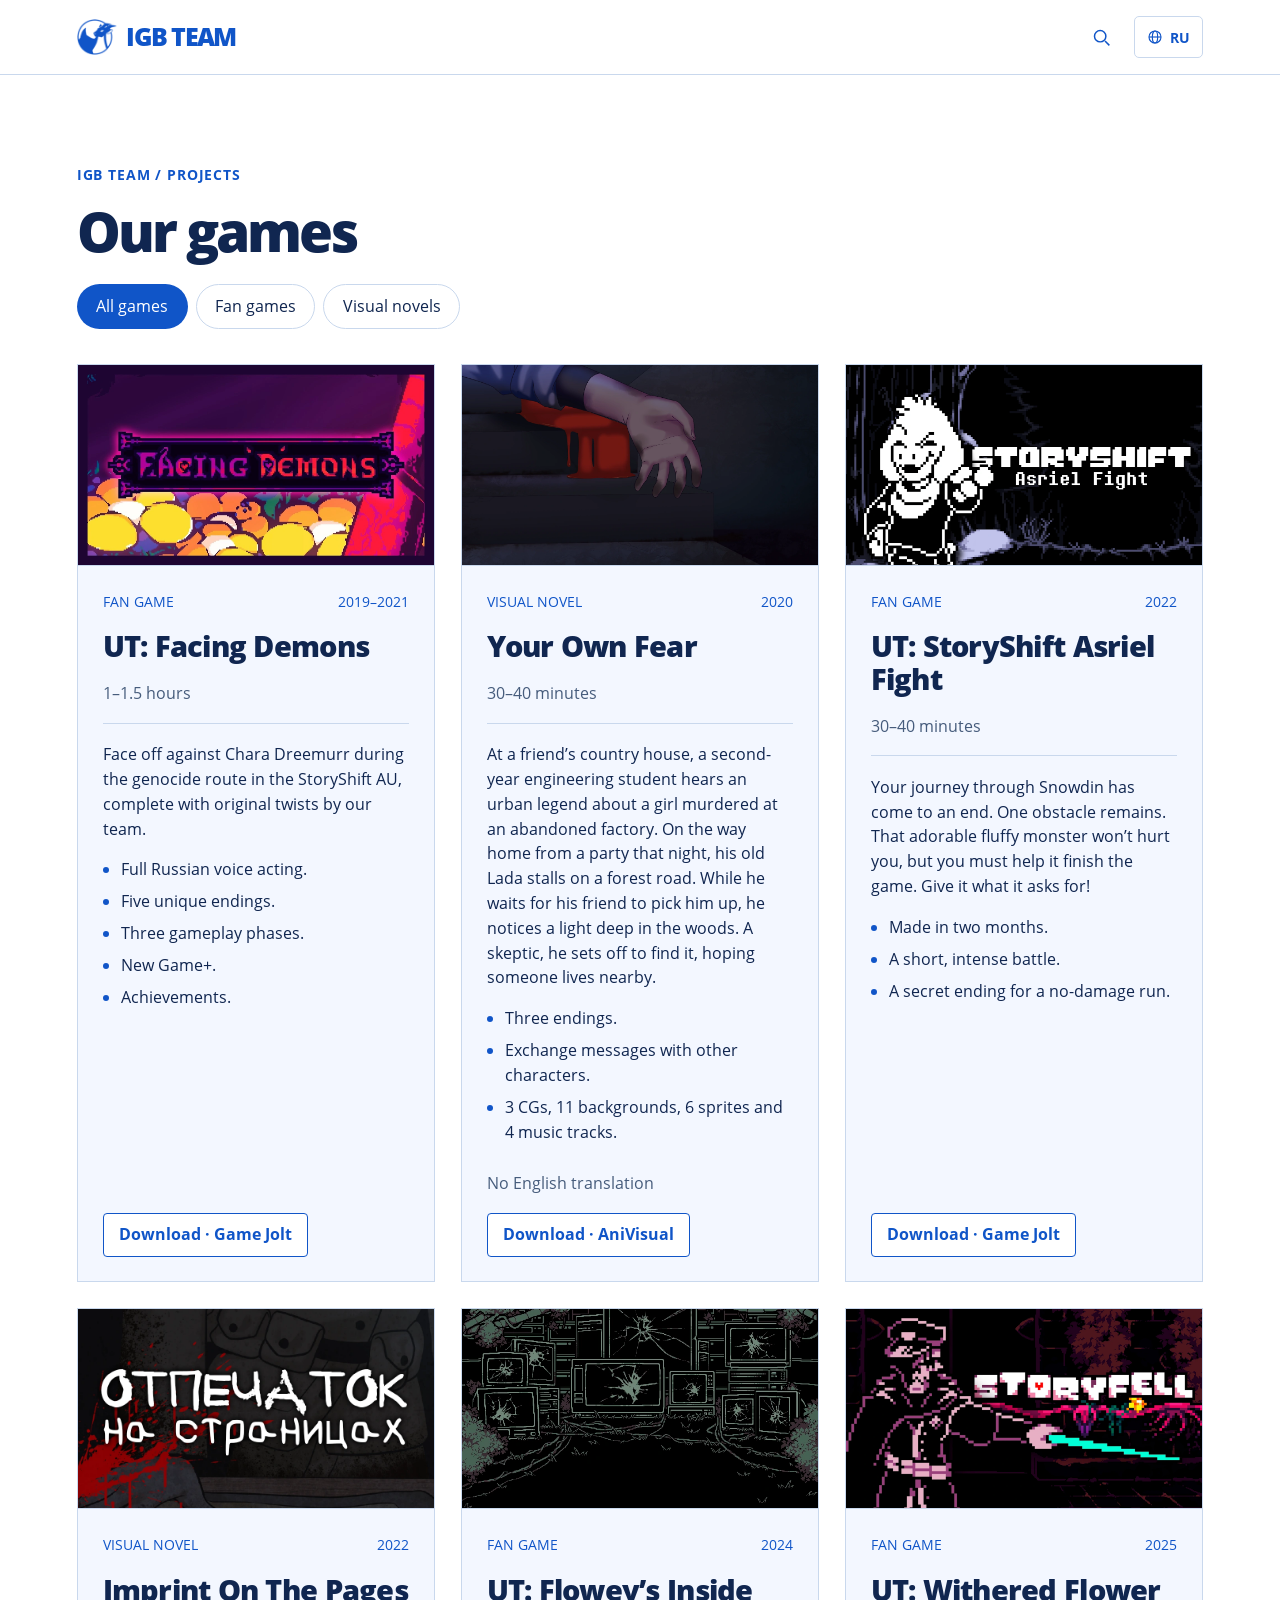
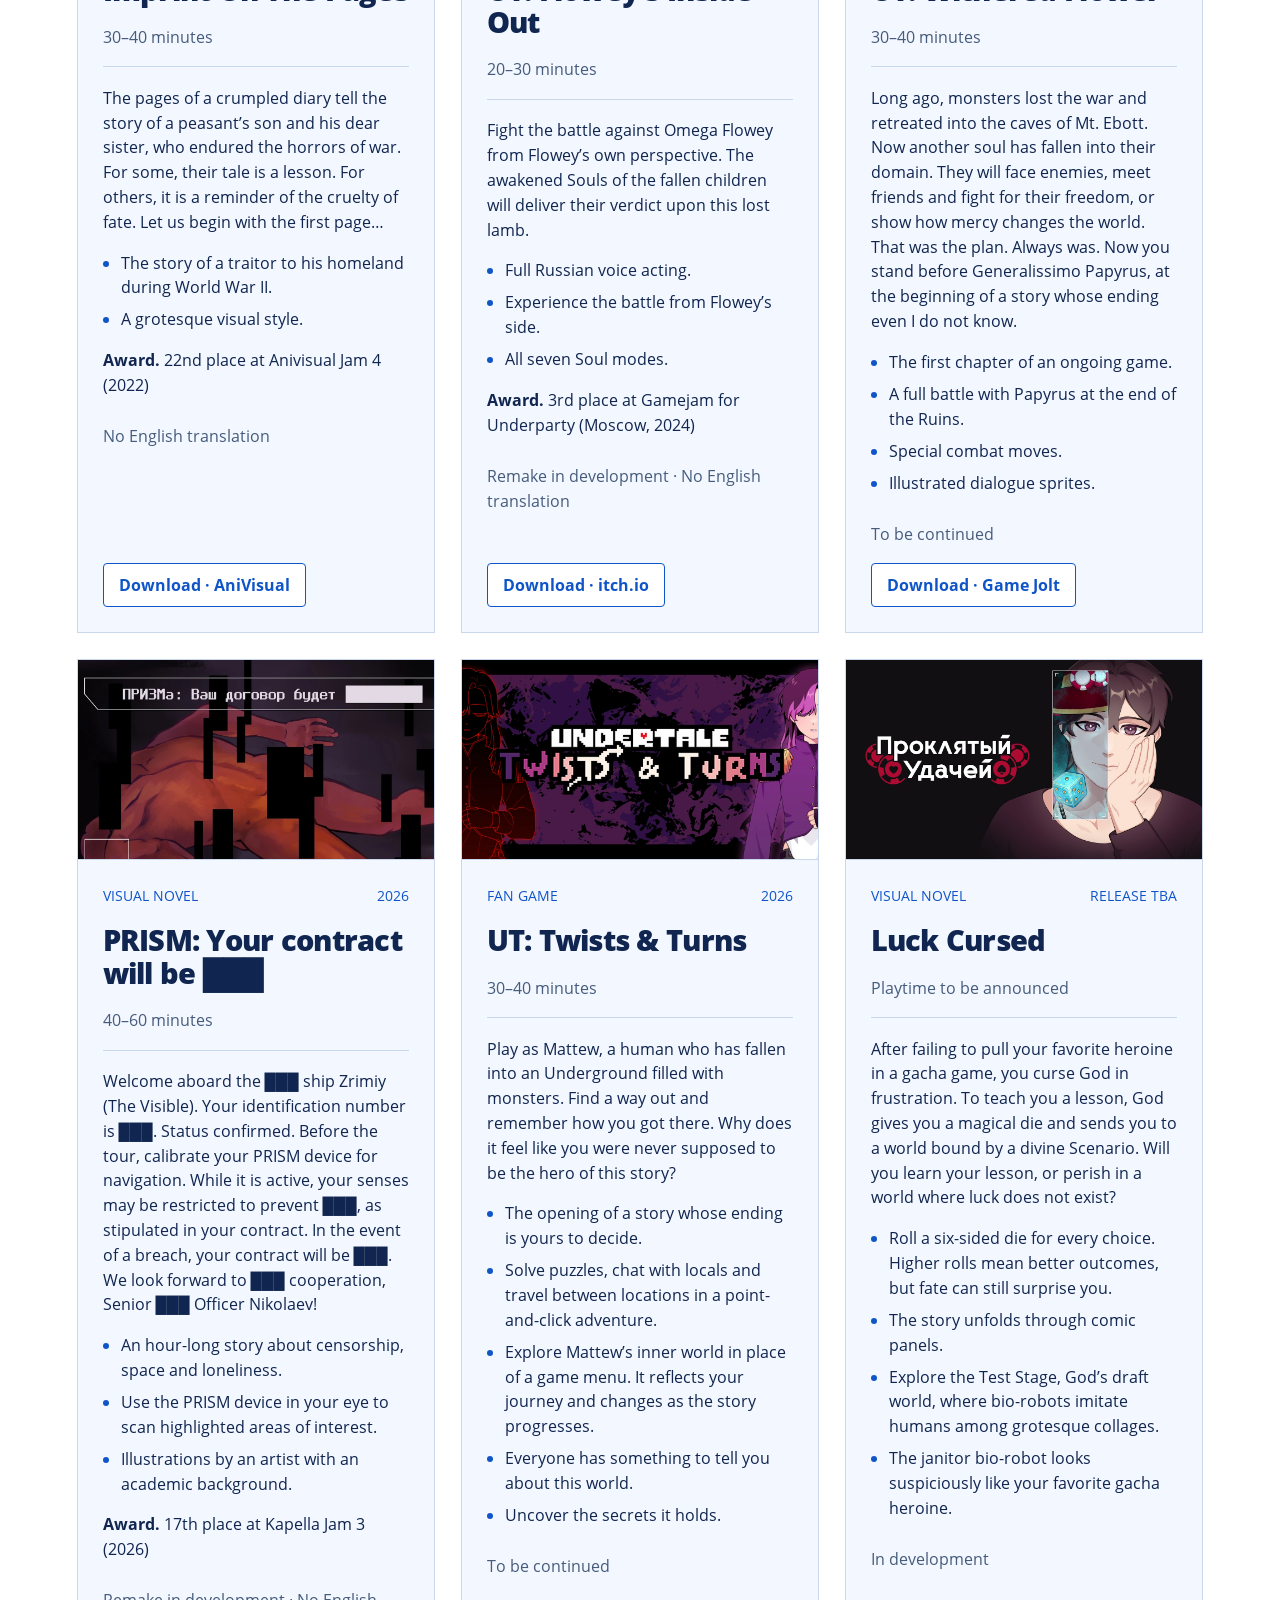
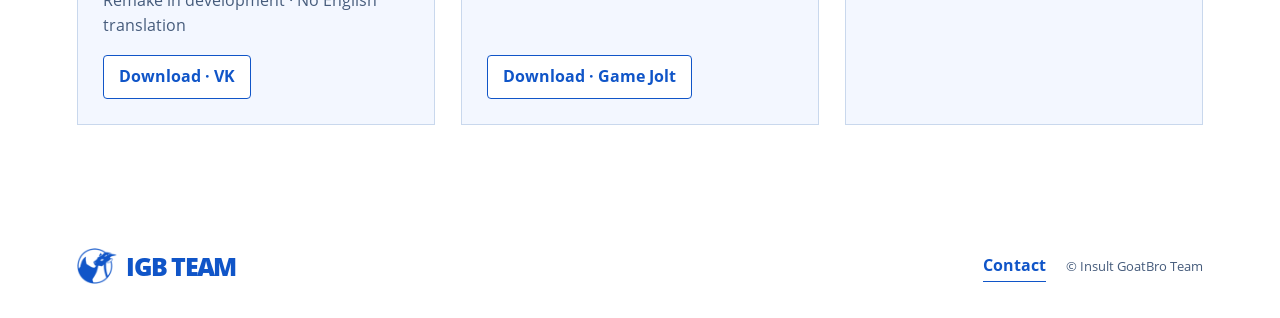
<file: en/projects.html>
<!doctype html>
<html lang="en"><head>
  <meta charset="utf-8"><meta name="viewport" content="width=device-width,initial-scale=1">
  <meta name="description" content="Explore the fan games and visual novels created by Insult GoatBro Team, with artwork, features and downloads.">
  <title>Games — IGB Team</title><link rel="stylesheet" href="../style.css"><link rel="stylesheet" href="../projects.css"><script src="../app.js" defer></script><script src="../projects.js" defer></script>
</head><body><header id="header"></header>
<main class="wrap catalog" id="main">
  <p class="eyebrow">IGB Team / Projects</p>
  <h1 class="page-title">Our games</h1>
  <div class="catalog-filters" aria-label="Game genre" hidden>
    <button type="button" data-filter="all" aria-pressed="true">All games</button>
    <button type="button" data-filter="fan" aria-pressed="false">Fan games</button>
    <button type="button" data-filter="vn" aria-pressed="false">Visual novels</button>
  </div>
  <div class="catalog-grid"><article class="catalog-card" data-genre="fan" id="facing-demons">
        <img class="catalog-cover" width="1280" height="720" src="../assets/projects/facing-demons.webp" alt="UT: Facing Demons cover art" loading="lazy">
        <div class="catalog-body">
          <div class="catalog-meta"><span>Fan game</span><span>2019–2021</span></div>
          <h2>UT: Facing Demons</h2>
          <p class="catalog-duration">1–1.5 hours</p>
          <div class="catalog-about"><p>Face off against Chara Dreemurr during the genocide route in the StoryShift AU, complete with original twists by our team.</p><ul><li>Full Russian voice acting.</li><li>Five unique endings.</li><li>Three gameplay phases.</li><li>New Game+.</li><li>Achievements.</li></ul></div>
          <a class="catalog-download" href="https://gamejolt.com/games/igb_dv/343813" target="_blank" rel="noopener noreferrer" aria-label="Download UT: Facing Demons from Game Jolt">Download · Game Jolt</a>
        </div></article>
<article class="catalog-card" data-genre="vn" id="own-fear">
        <img class="catalog-cover" width="1280" height="720" src="../assets/projects/own-fear.webp" alt="Your Own Fear cover art" loading="lazy">
        <div class="catalog-body">
          <div class="catalog-meta"><span>Visual novel</span><span>2020</span></div>
          <h2>Your Own Fear</h2>
          <p class="catalog-duration">30–40 minutes</p>
          <div class="catalog-about"><p>At a friend’s country house, a second-year engineering student hears an urban legend about a girl murdered at an abandoned factory. On the way home from a party that night, his old Lada stalls on a forest road. While he waits for his friend to pick him up, he notices a light deep in the woods. A skeptic, he sets off to find it, hoping someone lives nearby.</p><ul><li>Three endings.</li><li>Exchange messages with other characters.</li><li>3 CGs, 11 backgrounds, 6 sprites and 4 music tracks.</li></ul></div>
          <p class="catalog-status">No English translation</p><a class="catalog-download" href="https://anivisual.online/games/1009" target="_blank" rel="noopener noreferrer" aria-label="Download Your Own Fear from AniVisual">Download · AniVisual</a>
        </div></article>
<article class="catalog-card" data-genre="fan" id="asriel-fight">
        <img class="catalog-cover" width="1280" height="720" src="../assets/projects/asriel-fight.webp" alt="UT: StoryShift Asriel Fight cover art" loading="lazy">
        <div class="catalog-body">
          <div class="catalog-meta"><span>Fan game</span><span>2022</span></div>
          <h2>UT: StoryShift Asriel Fight</h2>
          <p class="catalog-duration">30–40 minutes</p>
          <div class="catalog-about"><p>Your journey through Snowdin has come to an end. One obstacle remains. That adorable fluffy monster won’t hurt you, but you must help it finish the game. Give it what it asks for!</p><ul><li>Made in two months.</li><li>A short, intense battle.</li><li>A secret ending for a no-damage run.</li></ul></div>
          <a class="catalog-download" href="https://gamejolt.com/games/ss_asriel/765458" target="_blank" rel="noopener noreferrer" aria-label="Download UT: StoryShift Asriel Fight from Game Jolt">Download · Game Jolt</a>
        </div></article>
<article class="catalog-card" data-genre="vn" id="imprint">
        <img class="catalog-cover" width="1280" height="720" src="../assets/projects/imprint.webp" alt="Imprint On The Pages cover art" loading="lazy">
        <div class="catalog-body">
          <div class="catalog-meta"><span>Visual novel</span><span>2022</span></div>
          <h2>Imprint On The Pages</h2>
          <p class="catalog-duration">30–40 minutes</p>
          <div class="catalog-about"><p>The pages of a crumpled diary tell the story of a peasant’s son and his dear sister, who endured the horrors of war. For some, their tale is a lesson. For others, it is a reminder of the cruelty of fate. Let us begin with the first page…</p><ul><li>The story of a traitor to his homeland during World War II.</li><li>A grotesque visual style.</li></ul><p><strong>Award.</strong> 22nd place at Anivisual Jam 4 (2022)</p></div>
          <p class="catalog-status">No English translation</p><a class="catalog-download" href="https://anivisual.online/games/4020" target="_blank" rel="noopener noreferrer" aria-label="Download Imprint On The Pages from AniVisual">Download · AniVisual</a>
        </div></article>
<article class="catalog-card" data-genre="fan" id="floweys-inside-out">
        <img class="catalog-cover" width="1280" height="720" src="../assets/projects/floweys-inside-out.webp" alt="UT: Flowey’s Inside Out cover art" loading="lazy">
        <div class="catalog-body">
          <div class="catalog-meta"><span>Fan game</span><span>2024</span></div>
          <h2>UT: Flowey’s Inside Out</h2>
          <p class="catalog-duration">20–30 minutes</p>
          <div class="catalog-about"><p>Fight the battle against Omega Flowey from Flowey’s own perspective. The awakened Souls of the fallen children will deliver their verdict upon this lost lamb.</p><ul><li>Full Russian voice acting.</li><li>Experience the battle from Flowey’s side.</li><li>All seven Soul modes.</li></ul><p><strong>Award.</strong> 3rd place at Gamejam for Underparty (Moscow, 2024)</p></div>
          <p class="catalog-status">Remake in development · No English translation</p><a class="catalog-download" href="https://vignitio.itch.io/undertale-floweys-inside-out" target="_blank" rel="noopener noreferrer" aria-label="Download UT: Flowey’s Inside Out from itch.io">Download · itch.io</a>
        </div></article>
<article class="catalog-card" data-genre="fan" id="withered-flower">
        <img class="catalog-cover" width="1280" height="720" src="../assets/projects/withered-flower.webp" alt="UT: Withered Flower cover art" loading="lazy">
        <div class="catalog-body">
          <div class="catalog-meta"><span>Fan game</span><span>2025</span></div>
          <h2>UT: Withered Flower</h2>
          <p class="catalog-duration">30–40 minutes</p>
          <div class="catalog-about"><p>Long ago, monsters lost the war and retreated into the caves of Mt. Ebott. Now another soul has fallen into their domain. They will face enemies, meet friends and fight for their freedom, or show how mercy changes the world. That was the plan. Always was. Now you stand before Generalissimo Papyrus, at the beginning of a story whose ending even I do not know.</p><ul><li>The first chapter of an ongoing game.</li><li>A full battle with Papyrus at the end of the Ruins.</li><li>Special combat moves.</li><li>Illustrated dialogue sprites.</li></ul></div>
          <p class="catalog-status">To be continued</p><a class="catalog-download" href="https://gamejolt.com/games/withered_flower/971776" target="_blank" rel="noopener noreferrer" aria-label="Download UT: Withered Flower from Game Jolt">Download · Game Jolt</a>
        </div></article>
<article class="catalog-card" data-genre="vn" id="prisma">
        <img class="catalog-cover" width="1280" height="720" src="../assets/projects/prisma.webp" alt="PRISM: Your contract will be ███ cover art" loading="lazy">
        <div class="catalog-body">
          <div class="catalog-meta"><span>Visual novel</span><span>2026</span></div>
          <h2>PRISM: Your contract will be ███</h2>
          <p class="catalog-duration">40–60 minutes</p>
          <div class="catalog-about"><p>Welcome aboard the ███ ship Zrimiy (The Visible). Your identification number is ███. Status confirmed. Before the tour, calibrate your PRISM device for navigation. While it is active, your senses may be restricted to prevent ███, as stipulated in your contract. In the event of a breach, your contract will be ███. We look forward to ███ cooperation, Senior ███ Officer Nikolaev!</p><ul><li>An hour-long story about censorship, space and loneliness.</li><li>Use the PRISM device in your eye to scan highlighted areas of interest.</li><li>Illustrations by an artist with an academic background.</li></ul><p><strong>Award.</strong> 17th place at Kapella Jam 3 (2026)</p></div>
          <p class="catalog-status">Remake in development · No English translation</p><a class="catalog-download" href="https://vk.ru/topic-223504963_55669032" target="_blank" rel="noopener noreferrer" aria-label="Download PRISM: Your contract will be ███ from VK">Download · VK</a>
        </div></article>
<article class="catalog-card" data-genre="fan" id="twists-and-turns">
        <img class="catalog-cover" width="1280" height="720" src="../assets/projects/twists-and-turns.webp" alt="UT: Twists &amp; Turns cover art" loading="lazy">
        <div class="catalog-body">
          <div class="catalog-meta"><span>Fan game</span><span>2026</span></div>
          <h2>UT: Twists &amp; Turns</h2>
          <p class="catalog-duration">30–40 minutes</p>
          <div class="catalog-about"><p>Play as Mattew, a human who has fallen into an Underground filled with monsters. Find a way out and remember how you got there. Why does it feel like you were never supposed to be the hero of this story?</p><ul><li>The opening of a story whose ending is yours to decide.</li><li>Solve puzzles, chat with locals and travel between locations in a point-and-click adventure.</li><li>Explore Mattew’s inner world in place of a game menu. It reflects your journey and changes as the story progresses.</li><li>Everyone has something to tell you about this world.</li><li>Uncover the secrets it holds.</li></ul></div>
          <p class="catalog-status">To be continued</p><a class="catalog-download" href="https://gamejolt.com/games/ut_tnt/475514" target="_blank" rel="noopener noreferrer" aria-label="Download UT: Twists &amp; Turns from Game Jolt">Download · Game Jolt</a>
        </div></article>
<article class="catalog-card" data-genre="vn" id="luck-cursed">
        <img class="catalog-cover" width="1280" height="720" src="../assets/projects/luck-cursed.webp" alt="Luck Cursed cover art" loading="lazy">
        <div class="catalog-body">
          <div class="catalog-meta"><span>Visual novel</span><span>Release TBA</span></div>
          <h2>Luck Cursed</h2>
          <p class="catalog-duration">Playtime to be announced</p>
          <div class="catalog-about"><p>After failing to pull your favorite heroine in a gacha game, you curse God in frustration. To teach you a lesson, God gives you a magical die and sends you to a world bound by a divine Scenario. Will you learn your lesson, or perish in a world where luck does not exist?</p><ul><li>Roll a six-sided die for every choice. Higher rolls mean better outcomes, but fate can still surprise you.</li><li>The story unfolds through comic panels.</li><li>Explore the Test Stage, God’s draft world, where bio-robots imitate humans among grotesque collages.</li><li>The janitor bio-robot looks suspiciously like your favorite gacha heroine.</li></ul></div>
          <p class="catalog-status">In development</p>
        </div></article></div></main><footer id="footer"></footer></body></html>
</file>
<file: style.css>
@font-face {
  font-family: "Studio Display";
  src: url(assets/fonts/display.woff) format("woff");
  font-weight: 800;
  font-display: swap;
}

@font-face {
  font-family: "Open Sans";
  src: url(assets/fonts/open-sans-regular.woff) format("woff");
  font-weight: 400;
  font-display: swap;
}

@font-face {
  font-family: "Open Sans";
  src: url(assets/fonts/open-sans-bold.woff) format("woff");
  font-weight: 700;
  font-display: swap;
}

:root {
  color-scheme: light;
  --bg: #fff;
  --panel: #f3f7ff;
  --text: #102650;
  --muted: #465c7c;
  --line: #c9d8ed;
  --accent: #1055c8;
  --on-accent: #fff;
  --display: "Studio Display", Arial, sans-serif;
  --body: "Open Sans", Arial, Helvetica, sans-serif;
}

* { box-sizing: border-box; }
html { scroll-behavior: smooth; scroll-padding-top: 18px; }
body { margin: 0; background: var(--bg); color: var(--text); font: 16px/1.55 var(--body); }
a { color: inherit; text-decoration: none; }
button, input { font: inherit; }
button, a, summary { touch-action: manipulation; }
button, summary { cursor: pointer; }
img { display: block; max-width: 100%; }
h1, h2, h3, p { margin-top: 0; }
h1, h2, h3, .brand { font-family: var(--display); font-weight: 800; }
h2, .page-title { margin: 0; font-size: clamp(2.25rem, 4.3vw, 4.55rem); letter-spacing: -.055em; line-height: 1.09; }
.wrap { width: min(88%, 1380px); margin-inline: auto; }
.muted { color: var(--muted); }
:focus-visible { outline: 3px solid var(--accent); outline-offset: 4px; }
.skip { position: fixed; z-index: 10; top: -5rem; padding: .8rem; background: var(--accent); color: white; }
.skip:focus { top: 0; }

#header { position: relative; z-index: 5; background: var(--bg); border-bottom: 1px solid var(--line); }
.mast, .foot { display: flex; align-items: center; justify-content: space-between; gap: 1.25rem; }
.mast { min-height: 74px; }
.brand { display: inline-flex; align-items: center; gap: .6rem; color: var(--accent); font-size: 1.58rem; font-style: normal; letter-spacing: -.07em; line-height: 1; white-space: nowrap; }
.brand img { width: 40px; height: 40px; object-fit: contain; }
.tools { display: flex; align-items: center; gap: .75rem; }
.search-open, .language { display: inline-flex; align-items: center; justify-content: center; min-height: 42px; border-radius: 5px; color: var(--accent); }
.search-open { width: 42px; padding: 0; background: transparent; border: 0; }
.search-open svg { width: 21px; }
.language { gap: .45rem; padding-inline: .75rem; border: 1px solid var(--line); font: 700 .9rem var(--body); }
.language svg { width: 16px; }
.search-open:hover, .language:hover { background: var(--panel); }
.eyebrow, .card-meta, time { font: 700 .875rem/1.4 var(--body); letter-spacing: .06em; text-transform: uppercase; }
.eyebrow { display: flex; align-items: center; gap: .65rem; margin-bottom: 1rem; color: var(--accent); }
main:has(.hero) .eyebrow::before {
  content: "";
  flex: 0 0 1.4rem;
  height: 2px;
  background: currentColor;
}

.hero {
  position: relative;
  color: #fff;
  background: #101b35 url(media/studio-banner.webp) center 36% / cover no-repeat;
}
.hero::before {
  content: "";
  position: absolute;
  inset: 0;
  background: linear-gradient(90deg, transparent 26%, rgb(9 24 49 / .10) 40%, rgb(9 24 49 / .88) 65%, #0b1b36 100%);
}
.hero-inner {
  position: relative;
  display: flex;
  align-items: center;
  justify-content: flex-end;
  min-height: clamp(420px, 36vw, 610px);
  padding-block: 4rem;
}
.hero-copy { width: 44%; }
.hero .eyebrow { color: #c1ddff; }
.hero h1 { margin: .2em 0 .34em; font-size: clamp(2.45rem, 4.15vw, 4.8rem); line-height: 1.06; letter-spacing: -.055em; }
.hero h1 em { color: #a4caff; font-style: normal; }
.hero-desc { margin: 0; max-width: 44ch; color: #f5f8ff; font-size: clamp(1rem, 1.2vw, 1.17rem); line-height: 1.58; }
.btn { display: inline-flex; align-items: center; justify-content: center; min-height: 48px; padding: .75rem 1.45rem; font-size: 1rem; font-weight: 750; border: 1px solid transparent; border-radius: 4px; }
.primary { background: var(--accent); color: var(--on-accent); }
.primary:hover { background: #0b409d; }

.stats-band { background: #104cb6; color: white; }
.stats { display: grid; grid-template-columns: repeat(4, minmax(0, 1fr)); padding-block: clamp(1.25rem, 2vw, 2rem); }
.stats > div {
  display: grid; grid-template-rows: auto 1fr; justify-items: center; align-content: start;
  gap: .5rem; padding-inline: .75rem; min-width: 0; text-align: center;
}
.stats > div + div { border-inline-start: 1px solid #ffffff57; }
.stats strong { white-space: nowrap; font: 800 clamp(2rem, 3vw, 3.25rem)/1.1 var(--display); letter-spacing: -.055em; font-variant-numeric: tabular-nums; }
.stats strong span { font-size: .64em; margin-inline-start: .16em; }
.stats > div > span { width: 100%; font: 700 .875rem/1.35 var(--body); text-transform: uppercase; letter-spacing: .03em; text-wrap: balance; }

.block { padding-block: clamp(3.5rem, 5.1vw, 6rem); }
.section-head { display: flex; align-items: end; justify-content: space-between; flex-wrap: wrap; gap: .75rem 1.5rem; margin-bottom: 2rem; }
.section-head .eyebrow { margin-bottom: .7rem; }
.text-link, .foot-contact { display: inline-block; padding-block: .18rem; border-bottom: 1px solid currentColor; color: var(--accent); font-weight: 700; }
.text-link:hover, .foot-contact:hover { color: #083783; }
.game-grid, .merch-grid { display: grid; grid-template-columns: repeat(3, minmax(0, 1fr)); column-gap: clamp(.9rem, 1.65vw, 2rem); }
.game { display: grid; grid-template-rows: subgrid; grid-row: span 4; align-content: start; }
.cover, .merch-grid img { overflow: hidden; border-radius: 5px; }
.cover img, .merch-grid img { display: block; width: 100%; aspect-ratio: 16/9; object-fit: cover; }
.game img { transition: transform .25s; }
.game:hover img { transform: scale(1.025); }
.card-meta { display: flex; align-items: baseline; flex-wrap: wrap; justify-content: space-between; gap: .15rem .65rem; margin: 1rem 0 .6rem; color: var(--accent); font-size: .875rem; }
.card-meta span:last-child { margin-left: auto; text-align: right; color: var(--muted); }
.game h3, .merch-grid h3 { margin: 0 0 .55rem; font-size: clamp(1.25rem, 2vw, 2.15rem); line-height: 1.2; letter-spacing: -.04em; }
.game p { color: var(--muted); margin: 0; }
.game:hover h3, .merch-grid a:hover h3 { color: var(--accent); }
.news-section, .studio-section { background: var(--panel); border-block: 1px solid var(--line); }
.merch-grid { grid-template-columns: repeat(4, minmax(0, 1fr)); row-gap: 0; }
.merch-grid > * { display: grid; grid-template-rows: subgrid; grid-row: span 3; }
.merch-grid img { aspect-ratio: 1; }
.merch-grid h3 { font-size: 1.12rem; margin: .85rem 0 .35rem; }
.merch-grid p { margin: 0; }
.shop-details { border-block: 1px solid var(--line); margin-top: 2rem; padding: 1rem 0; }
.shop-details summary { color: var(--accent); font-weight: 700; }
.shop-details > div { max-width: 68ch; color: var(--muted); padding-top: 1rem; }
.studio-grid { display: grid; align-items: center; grid-template-columns: 1fr 1.4fr; gap: clamp(1.8rem, 6vw, 6rem); padding-block: clamp(3rem, 6vw, 6rem); }
.studio-art img { width: 100%; max-height: 390px; object-fit: cover; border-radius: 5px; }
.studio-grid h2 { margin-bottom: 1rem; }
.studio-grid p:not(.eyebrow) { color: var(--muted); }
.foot { flex-wrap: wrap; padding-block: 2rem; }
.foot-contact { margin-left: auto; }
.foot small { color: var(--muted); }

.search-box { margin: clamp(1rem, 12vh, 8rem) auto 0; padding: 1.3rem; background: var(--bg); color: var(--text); border: 1px solid var(--line); border-radius: 8px; width: min(90vw, 620px); max-height: 75vh; }
.search-box::backdrop { background: #14264999; }
.search-head { display: flex; justify-content: space-between; align-items: center; gap: 1rem; }
.search-head h2 { font-size: 1.75rem; }
.search-head button { background: transparent; color: var(--text); border: 0; font-size: 1.75rem; line-height: 1; min-width: 40px; min-height: 40px; }
.search-box input { width: 100%; border: 1px solid #7391b6; padding: .75rem; border-radius: 4px; color: var(--text); background: var(--panel); margin: .6rem 0; }
.search-list { display: grid; }
.search-list a { padding: .65rem .15rem; border-bottom: 1px solid var(--line); }
.search-list a:hover { color: var(--accent); }

@media (max-width: 960px) {
  .wrap { width: 90%; }
  .hero-copy { width: 47%; }
  .hero h1 { font-size: clamp(2.2rem, 4.5vw, 3.6rem); }
  .section-head { margin-bottom: 1.5rem; }
}
@media (max-width: 700px) {
  .mast { min-height: 64px; }
  .brand { font-size: 1.35rem; }
  .brand img { width: 34px; height: 34px; }
  .tools { gap: .4rem; }
  .hero { background-position: 36% 30%; }
  .hero::before {
    background: linear-gradient(180deg, rgb(9 24 49 / .04) 8%, rgb(9 24 49 / .25) 26%, rgb(9 24 49 / .86) 57%, #0b1b36 100%);
  }
  .hero-inner { min-height: clamp(470px, 88vw, 560px); align-items: flex-end; padding-block: 12rem 2.25rem; }
  .hero-copy { width: 100%; }
  .hero h1 { font-size: clamp(2.6rem, 8.5vw, 3.65rem); }
  .stats { grid-template-columns: repeat(2, minmax(0, 1fr)); gap: 1.45rem 0; padding-block: 1.35rem; }
  .stats > div { gap: .3rem; }
  .stats > div:nth-child(odd) { border-inline-start: 0; }
  .section-head { flex-direction: column; align-items: flex-start; }
  .game-grid, .studio-grid { grid-template-columns: 1fr; }
  .game-grid { row-gap: 1.85rem; }
  .game { display: block; grid-row: auto; }
  .game h3 { font-size: 1.55rem; }
  .merch-grid { grid-template-columns: repeat(2, minmax(0, 1fr)); }
  .merch-grid > :nth-child(n+3) { margin-top: 1.35rem; }
  .studio-art img { max-height: 260px; }
  .studio-grid { gap: 1.6rem; }
  .foot small { flex-basis: 100%; }
}
@media (prefers-reduced-motion: reduce) {
  html { scroll-behavior: auto; }
  *, *::before, *::after { transition: none !important; }
}
</file>
<file: news.css>
.studio-stories {
  display: grid;
  border-top: 1px solid var(--line);
}

.story {
  display: grid;
  grid-template-columns: minmax(10rem, 22%) minmax(0, 1fr);
  align-items: start;
  gap: clamp(1rem, 3vw, 3rem);
  padding-block: clamp(1.35rem, 2.5vw, 2.3rem);
  border-bottom: 1px solid var(--line);
  scroll-margin-top: 1rem;
}

.story-cover img {
  width: 100%;
  height: auto;
  aspect-ratio: 16 / 10;
  object-fit: cover;
  border-radius: 5px;
}

.story-copy {
  max-width: 72ch;
}

.story time {
  color: var(--accent);
}

.story h3 {
  margin: .35rem 0 .4rem;
  font-size: clamp(1.35rem, 2.25vw, 2.25rem);
  line-height: 1.16;
  letter-spacing: -.04em;
  text-wrap: balance;
}

.story-lead {
  color: var(--muted);
  margin-bottom: .75rem;
}

.story-details summary {
  display: flex;
  width: fit-content;
  align-items: center;
  gap: .6rem;
  padding: .25rem 0;
  color: var(--accent);
  font-weight: bold;
  cursor: pointer;
  list-style: none;
}

.story-details summary::-webkit-details-marker {
  display: none;
}

.story-details summary::after {
  content: "";
  width: .45em;
  height: .45em;
  border: solid currentColor;
  border-width: 0 2px 2px 0;
  transform: translateY(-.13em) rotate(45deg);
}

.story-less, .story-details[open] .story-more {
  display: none;
}

.story-details[open] .story-less {
  display: inline;
}

.story-details[open] summary::after {
  transform: translateY(.13em) rotate(225deg);
}

.story-body {
  margin-top: 1rem;
  line-height: 1.65;
}

.story-body p {
  margin-bottom: 1rem;
}

.story-body a[href^="https"] {
  color: var(--accent);
  text-decoration: underline;
  text-underline-offset: .15em;
}

.story-photos {
  display: flex;
  align-items: start;
  flex-wrap: wrap;
  gap: .65rem;
}

.story-photos a {
  width: min(31%, 12rem);
}

.story-photos a:only-child {
  width: min(100%, 23rem);
}

.story-photos img {
  width: 100%;
  height: auto;
  border-radius: .25rem;
}

.news-photo-dialog {
  padding: 0;
  max-width: min(94vw,65rem);
  max-height: 90vh;
  border: 1px solid var(--line);
  border-radius: .4rem;
  background: var(--bg);
  color: var(--text);
}

.news-photo-dialog::backdrop {
  background: rgb(10 30 70 / .8);
}

.news-photo-dialog img {
  max-width: 100%;
  max-height: 72vh;
  object-fit: contain;
  margin-inline: auto;
}

.news-photo-dialog form {
  display: flex;
  align-items: center;
  flex-wrap: wrap;
  justify-content: space-between;
  gap: .75rem;
  padding: .75rem 1rem;
}

.news-photo-dialog button {
  padding: .5rem .9rem;
  color: white;
  background: var(--accent);
  border: 0;
  border-radius: .25rem;
}

@media (max-width: 640px) {
  .story {
    grid-template-columns: 1fr;
    gap: .9rem;
  }
  .story-cover img {
    max-height: 14rem;
  }
}
</file>
<file: projects.css>
.catalog {
  padding-top: clamp(2.75rem, 7vw, 6rem);
  padding-bottom: clamp(4rem, 7vw, 7rem);
}
.catalog .page-title {
  margin: .3em 0 .42em;
}
.catalog-filters {
  display: flex;
  flex-wrap: wrap;
  gap: .5rem;
  margin: 0 0 2.2rem;
}
.catalog-filters[hidden], .catalog-card[hidden] { display: none; }
.catalog-filters button {
  border: 1px solid var(--line);
  border-radius: 999px;
  background: var(--bg);
  min-height: 44px;
  color: var(--text);
  font: inherit;
  padding: .58rem 1.15rem;
  cursor: pointer;
}
.catalog-filters button:hover, .catalog-filters button:focus-visible { border-color: var(--accent); }
.catalog-filters button[aria-pressed="true"] {
  background: var(--accent);
  color: var(--on-accent, white);
  border-color: transparent;
}
.catalog-grid {
  display: grid;
  align-items: stretch;
  gap: clamp(1rem, 2vw, 2rem);
  grid-template-columns: repeat(3,minmax(0,1fr));
}
.catalog-card {
  display: flex;
  flex-direction: column;
  min-width: 0;
  scroll-margin-top: 6.5rem;
  border: 1px solid var(--line);
  background: var(--panel);
  overflow: hidden;
}
.catalog-card:target { border-color: var(--accent); }
.catalog-cover {
  display: block;
  width: 100%;
  height: auto;
  aspect-ratio: 16 / 9;
  object-fit: cover;
  border-bottom: 1px solid var(--line);
}
.catalog-body {
  display: flex;
  flex: 1;
  flex-direction: column;
  padding: clamp(1rem, 2vw, 1.55rem);
}
.catalog-meta {
  display: flex;
  flex-wrap: wrap;
  gap: .2em .75em;
  align-items: center;
  justify-content: space-between;
  color: var(--accent);
  font-family: var(--body);
  font-size: .875rem;
  text-transform: uppercase;
}
.catalog-body h2 {
  font-size: clamp(1.4rem,2.3vw,2rem);
  line-height: 1.11;
  letter-spacing: -.025em;
  margin: .6em 0 .28em;
  overflow-wrap: anywhere;
}
.catalog-duration, .catalog-status {
  font-size: 1rem;
  color: var(--muted);
  margin: .65rem 0 1.05rem;
}
.catalog-about {
  border-top: 1px solid var(--line);
  padding-top: .85rem;
  line-height: 1.55;
}
.catalog-about p { margin: .3em 0 1em; }
.catalog-about ul { padding-inline-start: 1.15em; margin: 0 0 1em; }
.catalog-about li { margin: .45em 0; }
.catalog-about li::marker { color: var(--accent); }
.catalog-download {
  display: inline-flex;
  align-items: center;
  justify-content: center;
  align-self: flex-start;
  margin-top: auto;
  text-align: center;
  min-height: 44px;
  padding: .4rem .95rem;
  font-size: 1rem;
  font-weight: 650;
  color: var(--accent);
  background: var(--bg);
  border: 1px solid currentColor;
  border-radius: 4px;
  text-decoration: none;
}
.catalog-download:hover, .catalog-download:focus-visible { background: var(--accent); color: var(--on-accent, white); border-color: var(--accent); }
@media (max-width: 950px) { .catalog-grid { grid-template-columns: repeat(2,minmax(0,1fr)); } }
@media (max-width: 640px) {
  .catalog-grid { grid-template-columns: minmax(0,1fr); }
  .catalog-filters button { padding: .57rem .8rem; }
}
</file>
